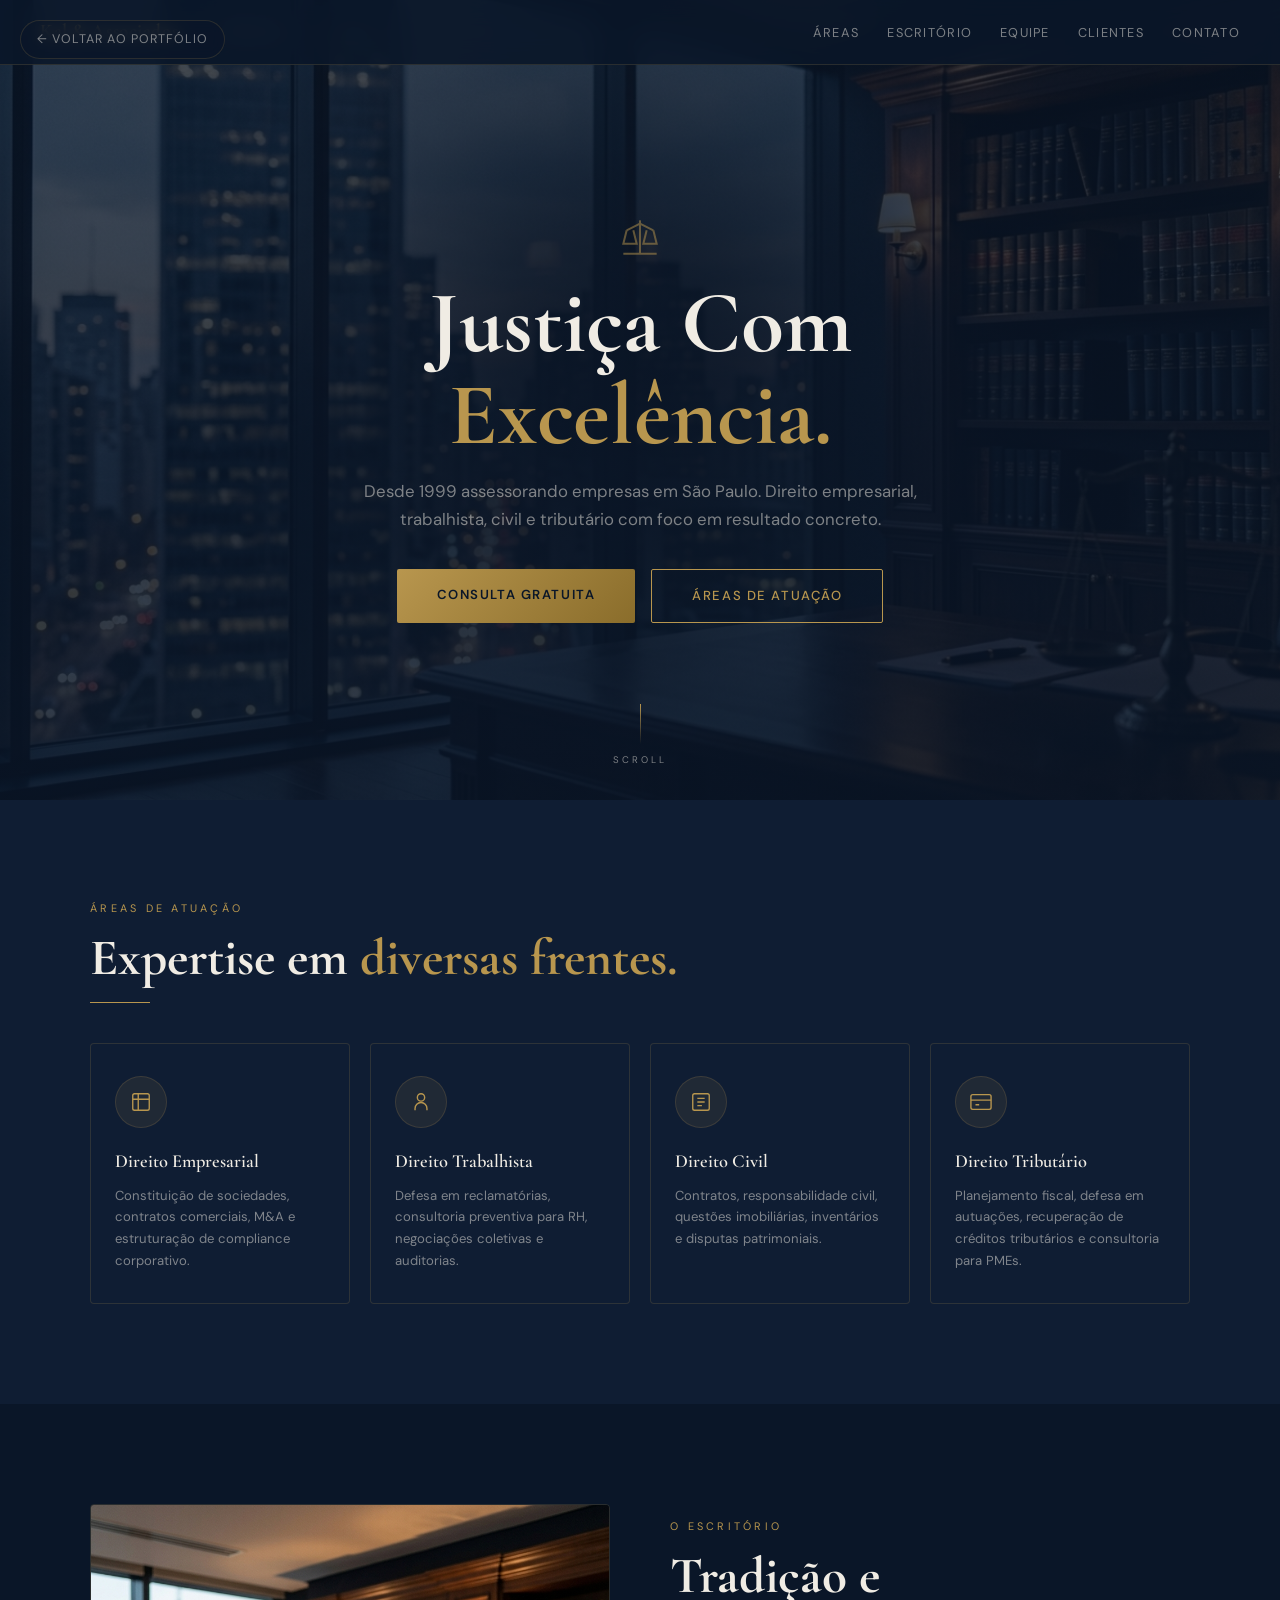
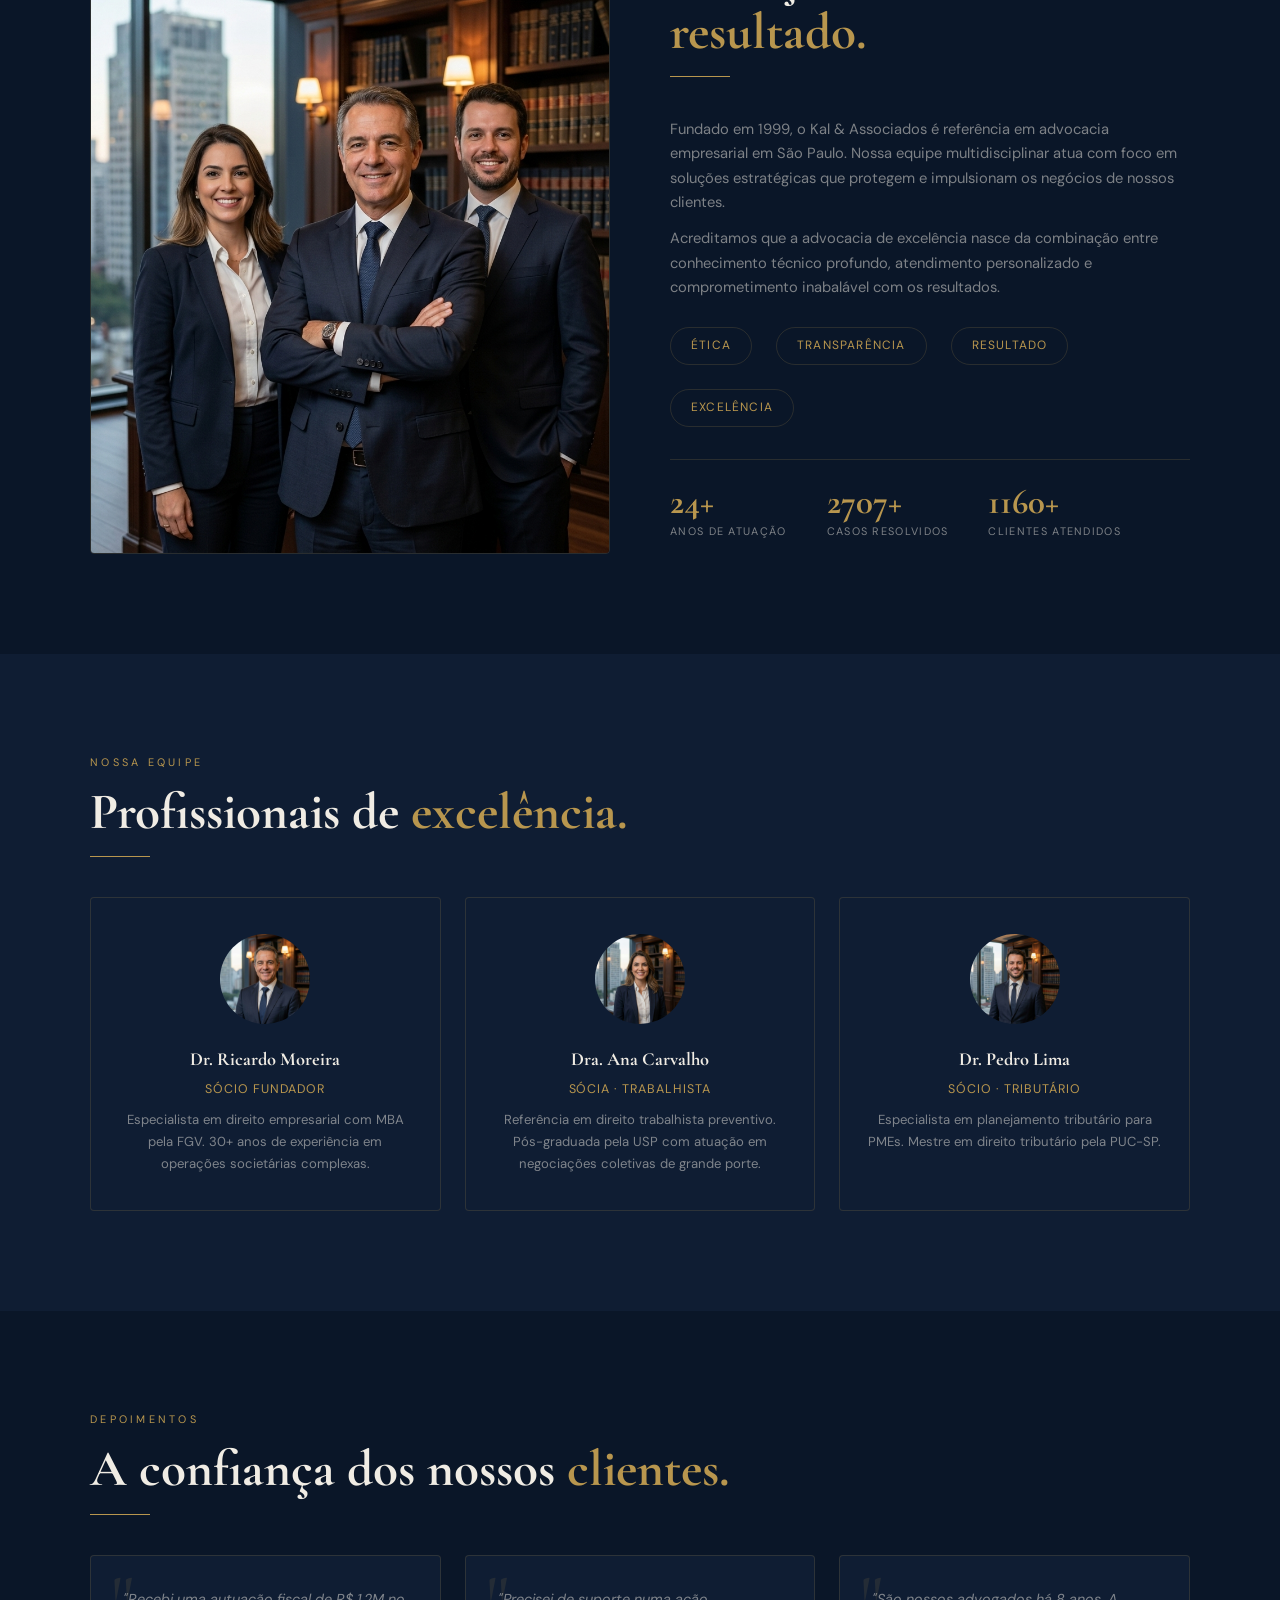
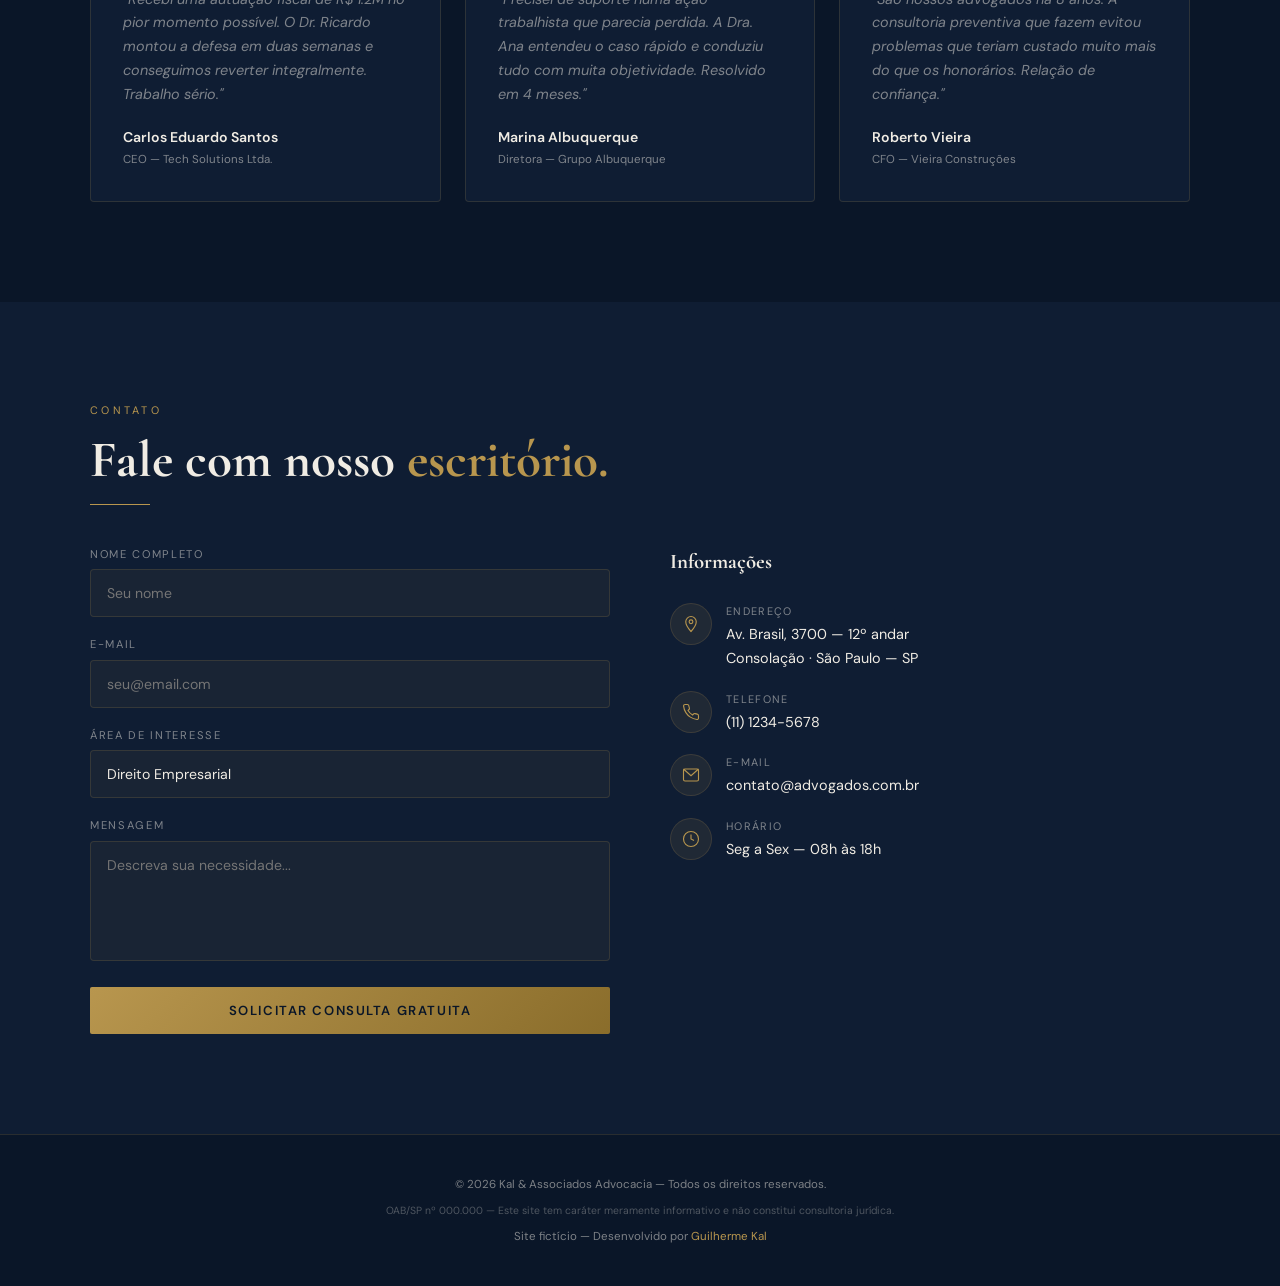
<file: public/projects/advocacia/index.html>
<!DOCTYPE html>
<html lang="pt-br">
<head>
  <meta charset="UTF-8">
  <meta name="viewport" content="width=device-width, initial-scale=1.0">
  <meta name="description" content="Kal & Associados — Advocacia de excelência em direito empresarial, trabalhista e civil.">
  <title>Kal & Associados — Advocacia</title>
  <link rel="icon" href="../../img/favicon-gk.jpeg" type="image/jpeg">
  <link rel="preconnect" href="https://fonts.googleapis.com">
  <link rel="preconnect" href="https://fonts.gstatic.com" crossorigin>
  <link href="https://fonts.googleapis.com/css2?family=Cormorant+Garamond:wght@400;500;600;700&family=DM+Sans:opsz,wght@9..40,300;400;500;600&display=swap" rel="stylesheet">
  <style>
    *, *::before, *::after { box-sizing: border-box; margin: 0; padding: 0; }

    :root {
      --bg: #0a1628;
      --bg-card: #0f1d33;
      --bg-light: #132340;
      --gold: #b8964e;
      --gold-light: #d4b06a;
      --cream: #f0ece4;
      --white: #ffffff;
      --muted: rgba(240, 236, 228, 0.5);
      --border: rgba(184, 150, 78, 0.18);
    }

    html { scroll-behavior: smooth; }
    body {
      background: var(--bg);
      color: var(--cream);
      font-family: 'DM Sans', sans-serif;
      line-height: 1.65;
      overflow-x: hidden;
    }
    h1, h2, h3, h4 { font-family: 'Cormorant Garamond', serif; }
    a { color: var(--gold); text-decoration: none; transition: color 0.3s; }
    a:hover { color: var(--gold-light); }

    .back-link {
      position: fixed; top: 20px; left: 20px; z-index: 100;
      font-size: 0.78rem; letter-spacing: 0.08em; text-transform: uppercase; color: var(--muted);
      backdrop-filter: blur(8px); background: rgba(10,22,40,0.7); padding: 8px 16px;
      border-radius: 20px; border: 1px solid var(--border); transition: all 0.3s;
    }
    .back-link:hover { color: var(--gold); border-color: var(--gold); }

    /* Nav */
    nav {
      position: fixed; top: 0; width: 100%; z-index: 90;
      display: flex; justify-content: space-between; align-items: center;
      padding: 16px 40px; background: rgba(10,22,40,0.88);
      backdrop-filter: blur(12px); border-bottom: 1px solid var(--border);
    }
    .nav-logo { font-family: 'Cormorant Garamond', serif; font-weight: 700; font-size: 1.2rem; color: var(--gold); letter-spacing: 0.03em; }
    .nav-links { display: flex; gap: 28px; list-style: none; }
    .nav-links a { color: var(--muted); font-size: 0.8rem; letter-spacing: 0.1em; text-transform: uppercase; }
    .nav-links a:hover { color: var(--gold); }
    .hamburger { display: none; background: none; border: none; cursor: pointer; }
    .hamburger span { display: block; width: 22px; height: 2px; background: var(--gold); margin: 5px 0; transition: 0.3s; }

    /* Buttons */
    .btn-gold {
      display: inline-block; padding: 15px 40px;
      background: linear-gradient(135deg, var(--gold), #8a6d2b); color: var(--bg);
      font-family: 'DM Sans', sans-serif; font-weight: 600; font-size: 0.82rem;
      letter-spacing: 0.12em; text-transform: uppercase; border: none;
      border-radius: 2px; cursor: pointer; transition: all 0.3s;
    }
    .btn-gold:hover { transform: translateY(-2px); box-shadow: 0 8px 30px rgba(184,150,78,0.25); color: var(--bg); }
    .btn-outline {
      display: inline-block; padding: 15px 40px; background: transparent;
      color: var(--gold); font-family: 'DM Sans', sans-serif; font-weight: 500;
      font-size: 0.82rem; letter-spacing: 0.12em; text-transform: uppercase;
      border: 1px solid var(--gold); border-radius: 2px; cursor: pointer; transition: all 0.3s;
    }
    .btn-outline:hover { background: var(--gold); color: var(--bg); }

    /* Hero */
    .hero {
      height: 100vh; max-height: 800px; display: flex; flex-direction: column;
      align-items: center; justify-content: center; text-align: center;
      padding: 100px 24px 60px; position: relative; overflow: hidden;
    }
    .hero-bg {
      position: absolute; inset: 0; z-index: 0;
    }
    .hero-bg img {
      width: 100%; height: 100%; object-fit: cover;
    }
    .hero::before {
      content: ''; position: absolute; inset: 0; z-index: 1;
      background: linear-gradient(to bottom, rgba(10,22,40,0.75) 0%, rgba(10,22,40,0.85) 100%);
    }
    .hero-icon { margin-bottom: 20px; opacity: 0.5; color: var(--gold); display: flex; align-items: center; justify-content: center; position: relative; z-index: 2; }
    .hero h1 {
      font-size: clamp(2.8rem, 7vw, 5.5rem); font-weight: 700;
      line-height: 1.05; margin-bottom: 16px; position: relative; z-index: 2;
    }
    .hero h1 span { color: var(--gold); }
    .hero-sub {
      font-size: clamp(0.88rem, 1.8vw, 1.05rem); color: var(--muted);
      max-width: 560px; margin-bottom: 36px; position: relative; z-index: 2;
    }
    .hero-buttons { display: flex; gap: 16px; flex-wrap: wrap; justify-content: center; position: relative; z-index: 2; }
    .hero-scroll {
      position: absolute; bottom: 32px; z-index: 2;
      display: flex; flex-direction: column; align-items: center; gap: 8px;
    }
    .hero-scroll span { font-size: 0.6rem; letter-spacing: 0.3em; text-transform: uppercase; color: var(--muted); }
    .scroll-line {
      width: 1px; height: 40px; background: linear-gradient(to bottom, var(--gold), transparent);
      animation: scrollPulse 2s ease-in-out infinite;
    }
    @keyframes scrollPulse { 0%,100%{opacity:1;transform:scaleY(1)} 50%{opacity:0.4;transform:scaleY(0.6)} }

    /* Sections */
    section { padding: 100px 24px; }
    .container { max-width: 1100px; margin: 0 auto; }
    .section-label { font-family: 'DM Sans', sans-serif; font-size: 0.68rem; letter-spacing: 0.3em; text-transform: uppercase; color: var(--gold); margin-bottom: 12px; }
    .section-title { font-size: clamp(2rem, 5vw, 3.2rem); font-weight: 700; margin-bottom: 16px; line-height: 1.1; }
    .section-divider { width: 60px; height: 1px; background: var(--gold); margin-bottom: 40px; }

    /* Áreas de Atuação */
    .areas-grid { display: grid; grid-template-columns: repeat(auto-fit, minmax(230px, 1fr)); gap: 20px; }
    .area-card {
      background: var(--bg-card); border: 1px solid var(--border); border-radius: 4px;
      padding: 32px 24px; transition: all 0.35s; position: relative; overflow: hidden;
    }
    .area-card::before {
      content: ''; position: absolute; bottom: 0; left: 0; right: 0; height: 2px;
      background: linear-gradient(90deg, var(--gold), var(--gold-light));
      transform: scaleX(0); transition: transform 0.35s;
    }
    .area-card:hover::before { transform: scaleX(1); }
    .area-card:hover { border-color: rgba(184,150,78,0.35); transform: translateY(-4px); }
    .area-icon {
      width: 52px; height: 52px; border-radius: 50%; background: rgba(184,150,78,0.1);
      border: 1px solid var(--border); display: flex; align-items: center; justify-content: center;
      margin-bottom: 18px; color: var(--gold);
    }
    .area-card h3 { font-size: 1.15rem; margin-bottom: 8px; font-weight: 600; }
    .area-card p { font-size: 0.82rem; color: var(--muted); }

    /* Sobre */
    .sobre-grid { display: grid; grid-template-columns: 1fr 1fr; gap: 60px; align-items: center; }
    .sobre-image {
      aspect-ratio: 4/5; border: 1px solid var(--border); border-radius: 4px;
      overflow: hidden;
    }
    .sobre-image img {
      width: 100%; height: 100%; object-fit: cover;
    }
    .sobre-text p { color: var(--muted); margin-bottom: 14px; font-size: 0.92rem; }
    .sobre-values { display: flex; gap: 24px; margin-top: 28px; flex-wrap: wrap; }
    .value-tag {
      padding: 8px 20px; border: 1px solid var(--border); border-radius: 20px;
      font-size: 0.75rem; letter-spacing: 0.1em; text-transform: uppercase; color: var(--gold);
    }
    .sobre-stats { display: flex; gap: 40px; margin-top: 32px; padding-top: 24px; border-top: 1px solid var(--border); }
    .stat-num { font-family: 'Cormorant Garamond', serif; font-size: 2.2rem; font-weight: 700; color: var(--gold); line-height: 1; }
    .stat-text { font-size: 0.68rem; letter-spacing: 0.12em; text-transform: uppercase; color: var(--muted); margin-top: 4px; }

    /* Equipe */
    .equipe-grid { display: grid; grid-template-columns: repeat(auto-fit, minmax(260px, 1fr)); gap: 24px; }
    .equipe-card {
      background: var(--bg-card); border: 1px solid var(--border); border-radius: 4px;
      padding: 36px 24px; text-align: center; transition: all 0.35s;
    }
    .equipe-card:hover { border-color: rgba(184,150,78,0.4); transform: translateY(-4px); }
    .equipe-avatar {
      width: 90px; height: 90px; border-radius: 50%; margin: 0 auto 20px;
      display: flex; align-items: center; justify-content: center;
      font-family: 'Cormorant Garamond', serif; font-size: 1.6rem; font-weight: 700; color: var(--bg);
    }
    .equipe-card h3 { font-size: 1.15rem; margin-bottom: 4px; }
    .equipe-role { font-size: 0.78rem; color: var(--gold); letter-spacing: 0.08em; text-transform: uppercase; margin-bottom: 10px; }
    .equipe-desc { font-size: 0.82rem; color: var(--muted); }

    /* Depoimentos */
    .depo-grid { display: grid; grid-template-columns: repeat(auto-fit, minmax(300px, 1fr)); gap: 24px; }
    .depo-card { background: var(--bg-card); border: 1px solid var(--border); border-radius: 4px; padding: 32px; position: relative; }
    .depo-card::before {
      content: '"'; font-family: 'Cormorant Garamond', serif; font-size: 5rem;
      color: var(--gold); opacity: 0.12; position: absolute; top: 8px; left: 20px; line-height: 1;
    }
    .depo-stars { color: var(--gold); font-size: 0.85rem; margin-bottom: 12px; }
    .depo-text { font-size: 0.9rem; color: var(--muted); font-style: italic; margin-bottom: 20px; position: relative; }
    .depo-author { font-weight: 600; font-size: 0.88rem; }
    .depo-role { font-size: 0.72rem; color: var(--muted); }

    /* Contato */
    .contato-grid { display: grid; grid-template-columns: 1fr 1fr; gap: 60px; }
    .form-group { margin-bottom: 18px; }
    .form-label { display: block; font-size: 0.7rem; letter-spacing: 0.15em; text-transform: uppercase; color: var(--muted); margin-bottom: 6px; }
    .form-input, .form-select, .form-textarea {
      width: 100%; padding: 14px 16px; background: rgba(184,150,78,0.06);
      border: 1px solid var(--border); border-radius: 4px; color: var(--cream);
      font-family: 'DM Sans', sans-serif; font-size: 0.88rem; outline: none;
      transition: border-color 0.3s;
    }
    .form-input:focus, .form-select:focus, .form-textarea:focus { border-color: var(--gold); }
    .form-select { appearance: none; cursor: pointer; }
    .form-textarea { resize: none; min-height: 120px; }
    .contato-info-side h3 { font-size: 1.3rem; margin-bottom: 24px; }
    .contato-item { display: flex; align-items: flex-start; gap: 14px; margin-bottom: 20px; }
    .contato-icon {
      width: 42px; height: 42px; border-radius: 50%; background: rgba(184,150,78,0.1);
      border: 1px solid var(--border); display: flex; align-items: center; justify-content: center;
      flex-shrink: 0; color: var(--gold);
    }
    .contato-label-sm { font-size: 0.68rem; letter-spacing: 0.12em; text-transform: uppercase; color: var(--muted); margin-bottom: 2px; }
    .contato-value { font-size: 0.9rem; }

    /* Footer */
    footer {
      text-align: center; padding: 40px 24px;
      border-top: 1px solid var(--border); font-size: 0.72rem; color: var(--muted);
    }
    footer a { color: var(--gold); }
    .oab-notice { font-size: 0.65rem; margin-top: 8px; opacity: 0.6; }

    /* Reveal */
    .reveal { opacity: 0; transform: translateY(28px); transition: opacity 0.7s ease, transform 0.7s ease; }
    .reveal.visible { opacity: 1; transform: none; }

    /* Mobile */
    @media (max-width: 768px) {
      nav { padding: 14px 20px; }
      .nav-links { display: none; }
      .hamburger { display: block; }
      .hamburger.active span:nth-child(1) { transform: rotate(45deg) translate(5px,5px); }
      .hamburger.active span:nth-child(2) { opacity: 0; }
      .hamburger.active span:nth-child(3) { transform: rotate(-45deg) translate(5px,-5px); }
      .nav-links.open {
        display: flex; flex-direction: column; position: absolute;
        top: 100%; left: 0; right: 0; background: rgba(10,22,40,0.95);
        backdrop-filter: blur(12px); padding: 24px; gap: 16px;
        border-bottom: 1px solid var(--border);
      }
      .sobre-grid, .contato-grid { grid-template-columns: 1fr; gap: 32px; }
      .sobre-stats { gap: 24px; }
      .back-link { top: auto; bottom: 20px; left: 20px; }
    }
  </style>
</head>
<body>

  <a href="../../index.html#portfolio" class="back-link">← Voltar ao portfólio</a>

  <nav>
    <span class="nav-logo">Kal & Associados</span>
    <ul class="nav-links" id="navLinks">
      <li><a href="#areas">Áreas</a></li>
      <li><a href="#sobre">Escritório</a></li>
      <li><a href="#equipe">Equipe</a></li>
      <li><a href="#depoimentos">Clientes</a></li>
      <li><a href="#contato">Contato</a></li>
    </ul>
    <button class="hamburger" id="hamburger" aria-label="Menu"><span></span><span></span><span></span></button>
  </nav>

  <!-- Hero -->
  <section class="hero">
    <div class="hero-bg"><img src="../../img/adv/background-home.jpeg" alt="" loading="eager"></div>
    <div class="hero-icon"><svg width="40" height="40" viewBox="0 0 24 24" fill="none" stroke="currentColor" stroke-width="1.2"><line x1="12" y1="2" x2="12" y2="22"/><path d="M4 8l8-4 8 4"/><path d="M4 8l-2 8h8L8 8"/><path d="M16 8l-2 8h8l-2-8"/><line x1="2" y1="22" x2="22" y2="22"/></svg></div>
    <h1 class="reveal">Justiça Com<br><span>Excelência.</span></h1>
    <p class="hero-sub reveal">Desde 1999 assessorando empresas em São Paulo. Direito empresarial, trabalhista, civil e tributário com foco em resultado concreto.</p>
    <div class="hero-buttons reveal">
      <a href="#contato" class="btn-gold">Consulta Gratuita</a>
      <a href="#areas" class="btn-outline">Áreas de Atuação</a>
    </div>
    <div class="hero-scroll"><div class="scroll-line"></div><span>Scroll</span></div>
  </section>

  <!-- Áreas de Atuação -->
  <section id="areas" style="background: var(--bg-card);">
    <div class="container">
      <p class="section-label reveal">Áreas de atuação</p>
      <h2 class="section-title reveal">Expertise em <span style="color: var(--gold);">diversas frentes.</span></h2>
      <div class="section-divider reveal"></div>
      <div class="areas-grid">
        <div class="area-card reveal">
          <div class="area-icon"><svg width="22" height="22" viewBox="0 0 24 24" fill="none" stroke="currentColor" stroke-width="1.5"><rect x="3" y="3" width="18" height="18" rx="2"/><line x1="9" y1="3" x2="9" y2="21"/><line x1="3" y1="9" x2="21" y2="9"/></svg></div>
          <h3>Direito Empresarial</h3>
          <p>Constituição de sociedades, contratos comerciais, M&A e estruturação de compliance corporativo.</p>
        </div>
        <div class="area-card reveal">
          <div class="area-icon"><svg width="22" height="22" viewBox="0 0 24 24" fill="none" stroke="currentColor" stroke-width="1.5"><circle cx="12" cy="7" r="4"/><path d="M5.5 21v-2a6.5 6.5 0 0 1 13 0v2"/></svg></div>
          <h3>Direito Trabalhista</h3>
          <p>Defesa em reclamatórias, consultoria preventiva para RH, negociações coletivas e auditorias.</p>
        </div>
        <div class="area-card reveal">
          <div class="area-icon"><svg width="22" height="22" viewBox="0 0 24 24" fill="none" stroke="currentColor" stroke-width="1.5"><rect x="3" y="3" width="18" height="18" rx="2"/><line x1="8" y1="8" x2="16" y2="8"/><line x1="8" y1="12" x2="16" y2="12"/><line x1="8" y1="16" x2="13" y2="16"/></svg></div>
          <h3>Direito Civil</h3>
          <p>Contratos, responsabilidade civil, questões imobiliárias, inventários e disputas patrimoniais.</p>
        </div>
        <div class="area-card reveal">
          <div class="area-icon"><svg width="22" height="22" viewBox="0 0 24 24" fill="none" stroke="currentColor" stroke-width="1.5"><rect x="1" y="4" width="22" height="16" rx="2"/><line x1="1" y1="10" x2="23" y2="10"/><line x1="6" y1="15" x2="10" y2="15"/></svg></div>
          <h3>Direito Tributário</h3>
          <p>Planejamento fiscal, defesa em autuações, recuperação de créditos tributários e consultoria para PMEs.</p>
        </div>
      </div>
    </div>
  </section>

  <!-- Sobre -->
  <section id="sobre">
    <div class="container">
      <div class="sobre-grid">
        <div class="sobre-image reveal"><img src="../../img/adv/equipe_advogados.jpeg" alt="Equipe Kal & Associados" loading="lazy"></div>
        <div>
          <p class="section-label reveal">O escritório</p>
          <h2 class="section-title reveal">Tradição e<br><span style="color: var(--gold);">resultado.</span></h2>
          <div class="section-divider reveal"></div>
          <p class="reveal" style="color: var(--muted); font-size: 0.92rem;">Fundado em 1999, o Kal & Associados é referência em advocacia empresarial em São Paulo. Nossa equipe multidisciplinar atua com foco em soluções estratégicas que protegem e impulsionam os negócios de nossos clientes.</p>
          <p class="reveal" style="color: var(--muted); font-size: 0.92rem; margin-top: 12px;">Acreditamos que a advocacia de excelência nasce da combinação entre conhecimento técnico profundo, atendimento personalizado e comprometimento inabalável com os resultados.</p>
          <div class="sobre-values reveal">
            <span class="value-tag">Ética</span>
            <span class="value-tag">Transparência</span>
            <span class="value-tag">Resultado</span>
            <span class="value-tag">Excelência</span>
          </div>
          <div class="sobre-stats reveal">
            <div><div class="stat-num" data-target="25">0</div><div class="stat-text">Anos de atuação</div></div>
            <div><div class="stat-num" data-target="2800">0</div><div class="stat-text">Casos resolvidos</div></div>
            <div><div class="stat-num" data-target="1200">0</div><div class="stat-text">Clientes atendidos</div></div>
          </div>
        </div>
      </div>
    </div>
  </section>

  <!-- Equipe -->
  <section id="equipe" style="background: var(--bg-card);">
    <div class="container">
      <p class="section-label reveal">Nossa equipe</p>
      <h2 class="section-title reveal">Profissionais de <span style="color: var(--gold);">excelência.</span></h2>
      <div class="section-divider reveal"></div>
      <div class="equipe-grid">
        <div class="equipe-card reveal">
          <img src="../../img/adv/adv-perfil-1.jpeg" alt="Dr. Ricardo Moreira" style="width: 90px; height: 90px; border-radius: 50%; margin: 0 auto 20px; display: block; object-fit: cover;">
          <h3>Dr. Ricardo Moreira</h3>
          <div class="equipe-role">Sócio Fundador</div>
          <p class="equipe-desc">Especialista em direito empresarial com MBA pela FGV. 30+ anos de experiência em operações societárias complexas.</p>
        </div>
        <div class="equipe-card reveal">
          <img src="../../img/adv/adv-perfil-mulher.jpeg" alt="Dra. Ana Carvalho" style="width: 90px; height: 90px; border-radius: 50%; margin: 0 auto 20px; display: block; object-fit: cover;">
          <h3>Dra. Ana Carvalho</h3>
          <div class="equipe-role">Sócia · Trabalhista</div>
          <p class="equipe-desc">Referência em direito trabalhista preventivo. Pós-graduada pela USP com atuação em negociações coletivas de grande porte.</p>
        </div>
        <div class="equipe-card reveal">
          <img src="../../img/adv/adv-perfil-2.jpeg" alt="Dr. Pedro Lima" style="width: 90px; height: 90px; border-radius: 50%; margin: 0 auto 20px; display: block; object-fit: cover;">
          <h3>Dr. Pedro Lima</h3>
          <div class="equipe-role">Sócio · Tributário</div>
          <p class="equipe-desc">Especialista em planejamento tributário para PMEs. Mestre em direito tributário pela PUC-SP.</p>
        </div>
      </div>
    </div>
  </section>

  <!-- Depoimentos -->
  <section id="depoimentos">
    <div class="container">
      <p class="section-label reveal">Depoimentos</p>
      <h2 class="section-title reveal">A confiança dos nossos <span style="color: var(--gold);">clientes.</span></h2>
      <div class="section-divider reveal"></div>
      <div class="depo-grid">
        <div class="depo-card reveal">
          <p class="depo-text">"Recebi uma autuação fiscal de R$ 1.2M no pior momento possível. O Dr. Ricardo montou a defesa em duas semanas e conseguimos reverter integralmente. Trabalho sério."</p>
          <div class="depo-author">Carlos Eduardo Santos</div>
          <div class="depo-role">CEO — Tech Solutions Ltda.</div>
        </div>
        <div class="depo-card reveal">
          <p class="depo-text">"Precisei de suporte numa ação trabalhista que parecia perdida. A Dra. Ana entendeu o caso rápido e conduziu tudo com muita objetividade. Resolvido em 4 meses."</p>
          <div class="depo-author">Marina Albuquerque</div>
          <div class="depo-role">Diretora — Grupo Albuquerque</div>
        </div>
        <div class="depo-card reveal">
          <p class="depo-text">"São nossos advogados há 8 anos. A consultoria preventiva que fazem evitou problemas que teriam custado muito mais do que os honorários. Relação de confiança."</p>
          <div class="depo-author">Roberto Vieira</div>
          <div class="depo-role">CFO — Vieira Construções</div>
        </div>
      </div>
    </div>
  </section>

  <!-- Contato -->
  <section id="contato" style="background: var(--bg-card);">
    <div class="container">
      <p class="section-label reveal">Contato</p>
      <h2 class="section-title reveal">Fale com nosso <span style="color: var(--gold);">escritório.</span></h2>
      <div class="section-divider reveal"></div>
      <div class="contato-grid">
        <div class="reveal">
          <form onsubmit="return false;">
            <div class="form-group">
              <label class="form-label">Nome completo</label>
              <input type="text" class="form-input" placeholder="Seu nome">
            </div>
            <div class="form-group">
              <label class="form-label">E-mail</label>
              <input type="email" class="form-input" placeholder="seu@email.com">
            </div>
            <div class="form-group">
              <label class="form-label">Área de interesse</label>
              <select class="form-select">
                <option>Direito Empresarial</option>
                <option>Direito Trabalhista</option>
                <option>Direito Civil</option>
                <option>Direito Tributário</option>
                <option>Outro</option>
              </select>
            </div>
            <div class="form-group">
              <label class="form-label">Mensagem</label>
              <textarea class="form-textarea" placeholder="Descreva sua necessidade..."></textarea>
            </div>
            <button type="submit" class="btn-gold" style="width: 100%; text-align: center;">Solicitar Consulta Gratuita</button>
          </form>
        </div>
        <div class="contato-info-side">
          <h3 class="reveal">Informações</h3>
          <div class="contato-item reveal">
            <div class="contato-icon"><svg width="18" height="18" viewBox="0 0 24 24" fill="none" stroke="currentColor" stroke-width="1.5"><path d="M12 2C8.13 2 5 5.13 5 9c0 5.25 7 13 7 13s7-7.75 7-13c0-3.87-3.13-7-7-7z"/><circle cx="12" cy="9" r="2.5"/></svg></div>
            <div><div class="contato-label-sm">Endereço</div><div class="contato-value">Av. Brasil, 3700 — 12º andar<br>Consolação · São Paulo — SP</div></div>
          </div>
          <div class="contato-item reveal">
            <div class="contato-icon"><svg width="18" height="18" viewBox="0 0 24 24" fill="none" stroke="currentColor" stroke-width="1.5"><path d="M22 16.92v3a2 2 0 0 1-2.18 2 19.79 19.79 0 0 1-8.63-3.07 19.5 19.5 0 0 1-6-6 19.79 19.79 0 0 1-3.07-8.67A2 2 0 0 1 4.11 2h3a2 2 0 0 1 2 1.72c.127.96.361 1.903.7 2.81a2 2 0 0 1-.45 2.11L8.09 9.91a16 16 0 0 0 6 6l1.27-1.27a2 2 0 0 1 2.11-.45c.907.339 1.85.573 2.81.7A2 2 0 0 1 22 16.92z"/></svg></div>
            <div><div class="contato-label-sm">Telefone</div><div class="contato-value">(11) 1234-5678</div></div>
          </div>
          <div class="contato-item reveal">
            <div class="contato-icon"><svg width="18" height="18" viewBox="0 0 24 24" fill="none" stroke="currentColor" stroke-width="1.5"><rect x="2" y="4" width="20" height="16" rx="2"/><path d="M22 4L12 13 2 4"/></svg></div>
            <div><div class="contato-label-sm">E-mail</div><div class="contato-value">contato@advogados.com.br</div></div>
          </div>
          <div class="contato-item reveal">
            <div class="contato-icon"><svg width="18" height="18" viewBox="0 0 24 24" fill="none" stroke="currentColor" stroke-width="1.5"><circle cx="12" cy="12" r="10"/><polyline points="12 6 12 12 16 14"/></svg></div>
            <div><div class="contato-label-sm">Horário</div><div class="contato-value">Seg a Sex — 08h às 18h</div></div>
          </div>
        </div>
      </div>
    </div>
  </section>

  <footer>
    <p>© 2026 Kal & Associados Advocacia — Todos os direitos reservados.</p>
    <p class="oab-notice">OAB/SP nº 000.000 — Este site tem caráter meramente informativo e não constitui consultoria jurídica.</p>
    <p style="margin-top: 8px;">Site fictício — Desenvolvido por <a href="../../index.html">Guilherme Kal</a></p>
  </footer>

  <script>
    // Hamburger
    const hamburger = document.getElementById('hamburger');
    const navLinks = document.getElementById('navLinks');
    hamburger.addEventListener('click', () => { hamburger.classList.toggle('active'); navLinks.classList.toggle('open'); });
    navLinks.querySelectorAll('a').forEach(l => l.addEventListener('click', () => { hamburger.classList.remove('active'); navLinks.classList.remove('open'); }));

    // Reveal
    const obs = new IntersectionObserver((entries) => {
      entries.forEach(e => { if (e.isIntersecting) { e.target.classList.add('visible'); obs.unobserve(e.target); } });
    }, { threshold: 0.12 });
    document.querySelectorAll('.reveal').forEach(el => obs.observe(el));

    // Animated counters
    const counterObs = new IntersectionObserver((entries) => {
      entries.forEach(e => {
        if (!e.isIntersecting) return;
        const el = e.target;
        const target = parseInt(el.dataset.target);
        const duration = 1500;
        const start = performance.now();
        function frame(now) {
          const p = Math.min((now - start) / duration, 1);
          const ease = 1 - Math.pow(1 - p, 4);
          el.textContent = Math.round(ease * target) + '+';
          if (p < 1) requestAnimationFrame(frame);
        }
        requestAnimationFrame(frame);
        counterObs.unobserve(el);
      });
    }, { threshold: 0.5 });
    document.querySelectorAll('[data-target]').forEach(el => counterObs.observe(el));
  </script>
</body>
</html>
</file>
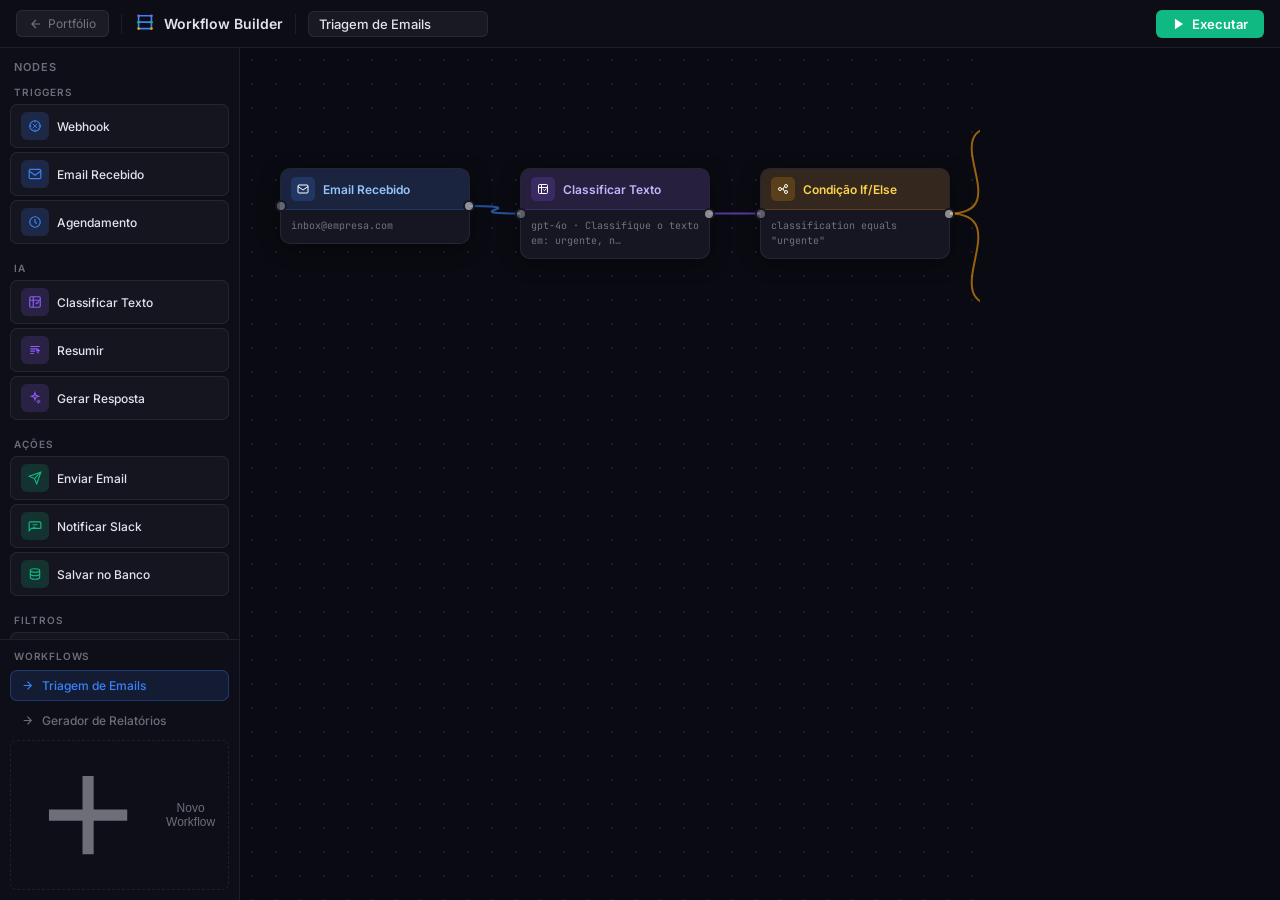
<file: public/projects/ai-tool/index.html>
<!DOCTYPE html>
<html lang="pt-br">
<head>
  <meta charset="UTF-8">
  <meta name="viewport" content="width=device-width, initial-scale=1.0">
  <title>Workflow Builder</title>
  <link rel="icon" href="../../img/favicon-gk.jpeg" type="image/jpeg">
  <link rel="preconnect" href="https://fonts.googleapis.com">
  <link rel="preconnect" href="https://fonts.gstatic.com" crossorigin>
  <link href="https://fonts.googleapis.com/css2?family=Inter:wght@300;400;500;600;700&family=JetBrains+Mono:wght@400;500&display=swap" rel="stylesheet">
  <style>
    *, *::before, *::after { box-sizing: border-box; margin: 0; padding: 0; }

    :root {
      --bg: #0a0a12;
      --bg-sidebar: #0e0e18;
      --bg-node: #161622;
      --bg-panel: #0e0e18;
      --text: #e2e2f0;
      --muted: rgba(226,226,240,0.45);
      --border: rgba(255,255,255,0.07);
      --border-hover: rgba(255,255,255,0.14);
      --blue: #3B82F6;
      --purple: #8B5CF6;
      --green: #10B981;
      --yellow: #F59E0B;
      --red: #EF4444;
      --topbar-h: 48px;
      --sidebar-w: 240px;
      --panel-w: 300px;
      --log-h: 220px;
    }

    html, body { height: 100%; overflow: hidden; }

    body {
      background: var(--bg);
      color: var(--text);
      font-family: 'Inter', sans-serif;
      font-size: 13px;
    }

    /* ─── TOPBAR ─────────────────────────────────────────── */
    #topbar {
      position: fixed; top: 0; left: 0; right: 0;
      height: var(--topbar-h);
      background: rgba(14,14,24,0.95);
      border-bottom: 1px solid var(--border);
      display: flex; align-items: center; gap: 12px;
      padding: 0 16px;
      z-index: 100;
      backdrop-filter: blur(8px);
    }
    #btn-back {
      display: flex; align-items: center; gap: 5px;
      background: rgba(255,255,255,0.06);
      border: 1px solid var(--border);
      border-radius: 6px;
      color: var(--muted);
      font-family: 'Inter', sans-serif;
      font-size: 12px;
      padding: 5px 12px;
      cursor: pointer;
      text-decoration: none;
      transition: all 0.2s;
      flex-shrink: 0;
    }
    #btn-back:hover {
      background: rgba(255,255,255,0.1);
      color: var(--text);
      border-color: var(--border-hover);
    }
    #btn-back svg { width: 14px; height: 14px; }
    #topbar .logo {
      display: flex; align-items: center; gap: 8px;
      flex-shrink: 0;
    }
    #topbar .logo svg { width: 22px; height: 22px; }
    #topbar .logo-title {
      font-weight: 600; font-size: 14px;
      color: var(--text);
      white-space: nowrap;
    }
    #topbar .sep {
      width: 1px; height: 20px;
      background: var(--border);
      flex-shrink: 0;
    }
    #workflow-name-input {
      background: rgba(255,255,255,0.05);
      border: 1px solid var(--border);
      border-radius: 6px;
      color: var(--text);
      font-family: 'Inter', sans-serif;
      font-size: 13px;
      font-weight: 500;
      padding: 4px 10px;
      width: 180px;
      transition: border-color 0.2s;
      outline: none;
    }
    #workflow-name-input:focus {
      border-color: var(--blue);
    }
    #topbar .spacer { flex: 1; }
    #btn-execute {
      background: var(--green);
      color: #fff;
      border: none;
      border-radius: 6px;
      padding: 6px 16px;
      font-family: 'Inter', sans-serif;
      font-size: 13px;
      font-weight: 600;
      cursor: pointer;
      transition: background 0.2s, transform 0.1s;
      display: flex; align-items: center; gap: 6px;
      flex-shrink: 0;
    }
    #btn-execute:hover { background: #0da372; }
    #btn-execute:active { transform: scale(0.97); }
    #btn-execute.executing {
      background: var(--yellow);
      cursor: default;
    }
    #btn-execute svg { width: 14px; height: 14px; }

    /* ─── LAYOUT ─────────────────────────────────────────── */
    #layout {
      position: fixed;
      top: var(--topbar-h); left: 0; right: 0; bottom: 0;
      display: flex;
      transition: bottom 0.3s ease;
    }
    #layout.log-open { bottom: var(--log-h); }

    /* ─── SIDEBAR ────────────────────────────────────────── */
    #sidebar {
      width: var(--sidebar-w);
      background: var(--bg-sidebar);
      border-right: 1px solid var(--border);
      display: flex; flex-direction: column;
      flex-shrink: 0;
      overflow: hidden;
    }
    #sidebar-header {
      padding: 12px 14px 8px;
      font-size: 11px;
      font-weight: 600;
      text-transform: uppercase;
      letter-spacing: 0.08em;
      color: var(--muted);
    }
    #palette {
      flex: 1;
      overflow-y: auto;
      padding: 0 10px 10px;
    }
    #palette::-webkit-scrollbar { width: 4px; }
    #palette::-webkit-scrollbar-track { background: transparent; }
    #palette::-webkit-scrollbar-thumb { background: rgba(255,255,255,0.1); border-radius: 4px; }

    .palette-group { margin-bottom: 14px; }
    .palette-group-label {
      font-size: 10px;
      font-weight: 600;
      text-transform: uppercase;
      letter-spacing: 0.1em;
      color: var(--muted);
      padding: 4px 4px 6px;
    }
    .palette-node {
      display: flex; align-items: center; gap: 8px;
      padding: 7px 10px;
      border-radius: 7px;
      border: 1px solid var(--border);
      background: rgba(255,255,255,0.03);
      margin-bottom: 4px;
      cursor: grab;
      transition: background 0.15s, border-color 0.15s, transform 0.1s;
      user-select: none;
    }
    .palette-node:hover {
      background: rgba(255,255,255,0.07);
      border-color: var(--border-hover);
    }
    .palette-node:active { cursor: grabbing; transform: scale(0.97); }
    .palette-node-icon {
      width: 28px; height: 28px;
      border-radius: 6px;
      display: flex; align-items: center; justify-content: center;
      flex-shrink: 0;
    }
    .palette-node-icon svg { width: 14px; height: 14px; }
    .palette-node-label {
      font-size: 12px;
      font-weight: 500;
      color: var(--text);
    }

    /* color helpers */
    .color-blue   { background: rgba(59,130,246,0.18); color: var(--blue); }
    .color-purple { background: rgba(139,92,246,0.18); color: var(--purple); }
    .color-green  { background: rgba(16,185,129,0.18); color: var(--green); }
    .color-yellow { background: rgba(245,158,11,0.18); color: var(--yellow); }

    /* tabs */
    #sidebar-tabs {
      border-top: 1px solid var(--border);
      padding: 10px;
      display: flex; flex-direction: column; gap: 4px;
    }
    #sidebar-tabs-label {
      font-size: 10px; font-weight: 600;
      text-transform: uppercase; letter-spacing: 0.08em;
      color: var(--muted);
      padding: 0 4px 4px;
    }
    .workflow-tab {
      display: flex; align-items: center; gap: 8px;
      padding: 7px 10px;
      border-radius: 7px;
      border: 1px solid transparent;
      cursor: pointer;
      font-size: 12px; font-weight: 500;
      color: var(--muted);
      transition: all 0.15s;
      white-space: nowrap; overflow: hidden; text-overflow: ellipsis;
    }
    .workflow-tab:hover {
      background: rgba(255,255,255,0.05);
      color: var(--text);
    }
    .workflow-tab.active {
      background: rgba(59,130,246,0.12);
      border-color: rgba(59,130,246,0.3);
      color: var(--blue);
    }
    .workflow-tab svg { width: 13px; height: 13px; flex-shrink: 0; }
    #btn-new-workflow {
      display: flex; align-items: center; gap: 8px;
      padding: 7px 10px;
      border-radius: 7px;
      border: 1px dashed var(--border);
      cursor: pointer;
      font-size: 12px; font-weight: 500;
      color: var(--muted);
      transition: all 0.15s;
      background: none;
    }
    #btn-new-workflow:hover {
      border-color: var(--blue);
      color: var(--blue);
      background: rgba(59,130,246,0.06);
    }

    /* ─── CANVAS ─────────────────────────────────────────── */
    #canvas-wrap {
      flex: 1;
      position: relative;
      overflow: hidden;
      background: var(--bg);
    }
    #canvas-bg {
      position: absolute; inset: 0;
      background-image: radial-gradient(circle, rgba(255,255,255,0.08) 1px, transparent 1px);
      background-size: 24px 24px;
      pointer-events: none;
    }
    #canvas {
      position: absolute; inset: 0;
      overflow: hidden;
    }
    #svg-overlay {
      position: absolute; inset: 0;
      width: 100%; height: 100%;
      pointer-events: none;
      z-index: 10;
    }
    #svg-overlay path.connection {
      pointer-events: stroke;
      cursor: pointer;
    }

    /* ─── NODE ───────────────────────────────────────────── */
    .node {
      position: absolute;
      width: 190px;
      border-radius: 10px;
      border: 1px solid var(--border);
      background: var(--bg-node);
      box-shadow: 0 4px 20px rgba(0,0,0,0.4);
      cursor: default;
      user-select: none;
      transition: box-shadow 0.2s, border-color 0.2s;
      z-index: 20;
    }
    .node:hover {
      border-color: var(--border-hover);
      box-shadow: 0 6px 28px rgba(0,0,0,0.5);
    }
    .node.selected {
      border-color: rgba(59,130,246,0.6);
      box-shadow: 0 0 0 2px rgba(59,130,246,0.2), 0 6px 28px rgba(0,0,0,0.5);
    }
    .node.executing {
      animation: node-pulse 0.8s ease-in-out infinite alternate;
    }
    .node.completed {
      border-color: rgba(16,185,129,0.5);
      box-shadow: 0 0 0 2px rgba(16,185,129,0.15), 0 6px 28px rgba(0,0,0,0.5);
    }
    @keyframes node-pulse {
      from { box-shadow: 0 0 0 2px rgba(245,158,11,0.3), 0 6px 28px rgba(0,0,0,0.5); }
      to   { box-shadow: 0 0 16px 4px rgba(245,158,11,0.5), 0 6px 28px rgba(0,0,0,0.5); }
    }

    .node-header {
      display: flex; align-items: center; gap: 8px;
      padding: 8px 10px;
      border-radius: 9px 9px 0 0;
      cursor: move;
    }
    .node-header-icon {
      width: 24px; height: 24px;
      border-radius: 5px;
      background: rgba(255,255,255,0.12);
      display: flex; align-items: center; justify-content: center;
      flex-shrink: 0;
    }
    .node-header-icon svg { width: 12px; height: 12px; color: #fff; }
    .node-header-label {
      font-size: 12px; font-weight: 600;
      color: #fff;
      flex: 1;
      overflow: hidden; text-overflow: ellipsis; white-space: nowrap;
    }
    .node-body {
      padding: 8px 10px 10px;
    }
    .node-body-preview {
      font-family: 'JetBrains Mono', monospace;
      font-size: 10px;
      color: var(--muted);
      line-height: 1.5;
      overflow: hidden;
      display: -webkit-box;
      -webkit-line-clamp: 2;
      -webkit-box-orient: vertical;
    }

    /* ports */
    .port {
      position: absolute;
      width: 12px; height: 12px;
      border-radius: 50%;
      border: 2px solid var(--bg-node);
      cursor: crosshair;
      z-index: 30;
      transition: transform 0.15s;
    }
    .port:hover { transform: scale(1.4); }
    .port-in {
      left: -6px;
      top: 50%;
      transform: translateY(-50%);
      background: rgba(255,255,255,0.3);
    }
    .port-in:hover { transform: translateY(-50%) scale(1.4); }
    .port-out {
      right: -6px;
      top: 50%;
      transform: translateY(-50%);
      background: rgba(255,255,255,0.5);
    }
    .port-out:hover { transform: translateY(-50%) scale(1.4); }

    /* node tooltip */
    .node-tooltip {
      position: absolute;
      bottom: calc(100% + 8px);
      left: 50%;
      transform: translateX(-50%);
      background: #1a1a2e;
      border: 1px solid var(--border);
      border-radius: 8px;
      padding: 8px 10px;
      font-family: 'JetBrains Mono', monospace;
      font-size: 10px;
      color: var(--green);
      white-space: pre;
      z-index: 50;
      max-width: 240px;
      overflow: hidden;
      pointer-events: none;
      animation: tooltip-in 0.2s ease;
    }
    @keyframes tooltip-in {
      from { opacity: 0; transform: translateX(-50%) translateY(4px); }
      to   { opacity: 1; transform: translateX(-50%) translateY(0); }
    }

    /* ─── CONFIG PANEL ───────────────────────────────────── */
    #config-panel {
      width: var(--panel-w);
      background: var(--bg-panel);
      border-left: 1px solid var(--border);
      display: flex; flex-direction: column;
      flex-shrink: 0;
      transform: translateX(100%);
      transition: transform 0.25s ease;
    }
    #config-panel.open {
      transform: translateX(0);
    }
    #config-panel-header {
      display: flex; align-items: center; justify-content: space-between;
      padding: 14px 16px 10px;
      border-bottom: 1px solid var(--border);
    }
    #config-panel-title {
      font-size: 13px; font-weight: 600;
    }
    #config-panel-close {
      width: 24px; height: 24px;
      border-radius: 5px;
      border: 1px solid var(--border);
      background: none;
      color: var(--muted);
      cursor: pointer;
      display: flex; align-items: center; justify-content: center;
      transition: all 0.15s;
    }
    #config-panel-close:hover {
      background: rgba(255,255,255,0.07);
      color: var(--text);
    }
    #config-panel-body {
      flex: 1; overflow-y: auto;
      padding: 14px 16px;
    }
    #config-panel-body::-webkit-scrollbar { width: 4px; }
    #config-panel-body::-webkit-scrollbar-thumb { background: rgba(255,255,255,0.1); border-radius: 4px; }

    .config-field { margin-bottom: 14px; }
    .config-field label {
      display: block;
      font-size: 11px; font-weight: 500;
      color: var(--muted);
      margin-bottom: 5px;
      text-transform: uppercase;
      letter-spacing: 0.06em;
    }
    .config-field input,
    .config-field textarea,
    .config-field select {
      width: 100%;
      background: rgba(255,255,255,0.05);
      border: 1px solid var(--border);
      border-radius: 6px;
      color: var(--text);
      font-family: 'Inter', sans-serif;
      font-size: 12px;
      padding: 7px 10px;
      transition: border-color 0.2s;
      outline: none;
      resize: none;
    }
    .config-field input:focus,
    .config-field textarea:focus,
    .config-field select:focus {
      border-color: var(--blue);
    }
    .config-field textarea { min-height: 72px; }
    .config-field select option { background: #161622; }

    #config-panel-footer {
      padding: 12px 16px;
      border-top: 1px solid var(--border);
    }
    #btn-delete-node {
      width: 100%;
      background: rgba(239,68,68,0.1);
      border: 1px solid rgba(239,68,68,0.3);
      border-radius: 6px;
      color: var(--red);
      font-family: 'Inter', sans-serif;
      font-size: 12px; font-weight: 500;
      padding: 7px;
      cursor: pointer;
      transition: all 0.15s;
      display: flex; align-items: center; justify-content: center; gap: 6px;
    }
    #btn-delete-node:hover {
      background: rgba(239,68,68,0.2);
      border-color: rgba(239,68,68,0.5);
    }
    #btn-delete-node svg { width: 13px; height: 13px; }

    /* ─── EXECUTION LOG ──────────────────────────────────── */
    #log-panel {
      position: fixed;
      left: 0; right: 0;
      bottom: calc(-1 * var(--log-h));
      height: var(--log-h);
      background: var(--bg-sidebar);
      border-top: 1px solid var(--border);
      display: flex; flex-direction: column;
      transition: bottom 0.3s ease;
      z-index: 90;
    }
    #log-panel.open { bottom: 0; }
    #log-header {
      display: flex; align-items: center; justify-content: space-between;
      padding: 8px 16px;
      border-bottom: 1px solid var(--border);
      flex-shrink: 0;
    }
    #log-title {
      font-size: 11px; font-weight: 600;
      text-transform: uppercase; letter-spacing: 0.08em;
      color: var(--muted);
      display: flex; align-items: center; gap: 6px;
    }
    #log-title .dot {
      width: 6px; height: 6px; border-radius: 50%;
      background: var(--green);
      animation: blink 1s infinite;
    }
    @keyframes blink {
      0%, 100% { opacity: 1; }
      50% { opacity: 0.3; }
    }
    #log-close {
      background: none; border: none; color: var(--muted);
      cursor: pointer; font-size: 16px; line-height: 1;
      padding: 2px 6px;
      border-radius: 4px;
      transition: color 0.15s;
    }
    #log-close:hover { color: var(--text); }
    #log-entries {
      flex: 1; overflow-y: auto;
      padding: 8px 16px;
    }
    #log-entries::-webkit-scrollbar { width: 4px; }
    #log-entries::-webkit-scrollbar-thumb { background: rgba(255,255,255,0.1); border-radius: 4px; }

    .log-entry {
      display: flex; align-items: flex-start; gap: 10px;
      padding: 5px 0;
      border-bottom: 1px solid rgba(255,255,255,0.03);
      font-size: 12px;
    }
    .log-ts {
      font-family: 'JetBrains Mono', monospace;
      font-size: 10px;
      color: var(--muted);
      flex-shrink: 0;
      margin-top: 1px;
    }
    .log-status {
      font-size: 10px; font-weight: 600;
      text-transform: uppercase;
      padding: 1px 6px;
      border-radius: 3px;
      flex-shrink: 0;
    }
    .log-status.running {
      background: rgba(245,158,11,0.15);
      color: var(--yellow);
    }
    .log-status.done {
      background: rgba(16,185,129,0.15);
      color: var(--green);
    }
    .log-status.info {
      background: rgba(59,130,246,0.15);
      color: var(--blue);
    }
    .log-msg {
      flex: 1; color: var(--text);
    }
    .log-json-toggle {
      font-family: 'JetBrains Mono', monospace;
      font-size: 10px;
      color: var(--blue);
      cursor: pointer;
      text-decoration: underline;
      flex-shrink: 0;
    }
    .log-json-block {
      display: none;
      font-family: 'JetBrains Mono', monospace;
      font-size: 10px;
      color: var(--green);
      background: rgba(0,0,0,0.3);
      border-radius: 5px;
      padding: 7px 10px;
      margin-top: 4px;
      white-space: pre;
      overflow-x: auto;
      width: 100%;
    }
    .log-json-block.visible { display: block; }
    .log-entry-wrap { width: 100%; }

    /* ─── DRAG GHOST ─────────────────────────────────────── */
    #drag-ghost {
      position: fixed;
      pointer-events: none;
      z-index: 9999;
      opacity: 0.75;
      display: none;
    }
  </style>
</head>
<body>

<!-- TOPBAR -->
<div id="topbar">
  <a id="btn-back" href="../../index.html">
    <svg viewBox="0 0 24 24" fill="none" stroke="currentColor" stroke-width="2"><path d="M19 12H5M12 19l-7-7 7-7"/></svg>
    Portfólio
  </a>
  <div class="sep"></div>
  <div class="logo">
    <svg viewBox="0 0 24 24" fill="none" stroke="currentColor" stroke-width="1.8">
      <path d="M5 3L19 3M5 3V17M19 3V17M5 17L19 17M5 10H19" stroke="#3B82F6"/>
      <circle cx="5"  cy="3"  r="1.5" fill="#8B5CF6" stroke="none"/>
      <circle cx="19" cy="3"  r="1.5" fill="#8B5CF6" stroke="none"/>
      <circle cx="5"  cy="10" r="1.5" fill="#10B981" stroke="none"/>
      <circle cx="19" cy="10" r="1.5" fill="#10B981" stroke="none"/>
      <circle cx="5"  cy="17" r="1.5" fill="#F59E0B" stroke="none"/>
      <circle cx="19" cy="17" r="1.5" fill="#F59E0B" stroke="none"/>
    </svg>
    <span class="logo-title">Workflow Builder</span>
  </div>
  <div class="sep"></div>
  <input id="workflow-name-input" type="text" value="Triagem de Emails" spellcheck="false">
  <div class="spacer"></div>
  <button id="btn-execute" onclick="executeWorkflow()">
    <svg viewBox="0 0 24 24" fill="currentColor"><polygon points="5,3 19,12 5,21"/></svg>
    Executar
  </button>
</div>

<!-- LAYOUT -->
<div id="layout">

  <!-- SIDEBAR -->
  <div id="sidebar">
    <div id="sidebar-header">Nodes</div>
    <div id="palette"></div>
    <div id="sidebar-tabs">
      <div id="sidebar-tabs-label">Workflows</div>
      <div class="workflow-tab active" data-wf="0" onclick="switchWorkflow(0)">
        <svg viewBox="0 0 24 24" fill="none" stroke="currentColor" stroke-width="2"><path d="M5 12h14M12 5l7 7-7 7"/></svg>
        Triagem de Emails
      </div>
      <div class="workflow-tab" data-wf="1" onclick="switchWorkflow(1)">
        <svg viewBox="0 0 24 24" fill="none" stroke="currentColor" stroke-width="2"><path d="M5 12h14M12 5l7 7-7 7"/></svg>
        Gerador de Relatórios
      </div>
      <button id="btn-new-workflow" onclick="newWorkflow()">
        <svg viewBox="0 0 24 24" fill="none" stroke="currentColor" stroke-width="2"><path d="M12 5v14M5 12h14"/></svg>
        Novo Workflow
      </button>
    </div>
  </div>

  <!-- CANVAS -->
  <div id="canvas-wrap">
    <div id="canvas-bg"></div>
    <div id="canvas">
      <svg id="svg-overlay" width="100%" height="100%"></svg>
    </div>
  </div>

  <!-- CONFIG PANEL -->
  <div id="config-panel">
    <div id="config-panel-header">
      <span id="config-panel-title">Configurar Node</span>
      <button id="config-panel-close" onclick="closeConfigPanel()">
        <svg width="10" height="10" viewBox="0 0 10 10" fill="none" stroke="currentColor" stroke-width="2">
          <path d="M1 1l8 8M9 1L1 9"/>
        </svg>
      </button>
    </div>
    <div id="config-panel-body"></div>
    <div id="config-panel-footer">
      <button id="btn-delete-node" onclick="deleteNode()">
        <svg viewBox="0 0 24 24" fill="none" stroke="currentColor" stroke-width="2">
          <path d="M3 6h18M8 6V4h8v2M19 6l-1 14H6L5 6"/>
        </svg>
        Remover Node
      </button>
    </div>
  </div>

</div>

<!-- LOG PANEL -->
<div id="log-panel">
  <div id="log-header">
    <div id="log-title">
      <div class="dot"></div>
      Log de Execução
    </div>
    <button id="log-close" onclick="closeLog()">×</button>
  </div>
  <div id="log-entries"></div>
</div>

<!-- DRAG GHOST -->
<div id="drag-ghost"></div>

<script>
// ─── ICONS ──────────────────────────────────────────────────
const ICONS = {
  webhook: `<svg viewBox="0 0 24 24" fill="none" stroke="currentColor" stroke-width="2">
    <circle cx="12" cy="12" r="9"/>
    <path d="M2 12h4M18 12h4M12 2v4M12 18v4"/>
    <path d="M8 8l8 8M16 8l-8 8" stroke-width="1.5"/>
  </svg>`,
  email_in: `<svg viewBox="0 0 24 24" fill="none" stroke="currentColor" stroke-width="2">
    <rect x="2" y="4" width="20" height="16" rx="2"/>
    <path d="M2 7l10 7 10-7"/>
  </svg>`,
  schedule: `<svg viewBox="0 0 24 24" fill="none" stroke="currentColor" stroke-width="2">
    <circle cx="12" cy="12" r="9"/>
    <path d="M12 7v5l3 3"/>
  </svg>`,
  classify: `<svg viewBox="0 0 24 24" fill="none" stroke="currentColor" stroke-width="2">
    <path d="M9 3H5a2 2 0 00-2 2v4m6-6h10a2 2 0 012 2v4M9 3v18m0 0h10a2 2 0 002-2V9M9 21H5a2 2 0 01-2-2V9m0 0h18"/>
    <path d="M13 13l2 2 4-4" stroke-width="2"/>
  </svg>`,
  summarize: `<svg viewBox="0 0 24 24" fill="none" stroke="currentColor" stroke-width="2">
    <path d="M4 6h16M4 10h12M4 14h8M4 18h6"/>
    <path d="M20 14l-3-3-3 3M17 11v7"/>
  </svg>`,
  generate: `<svg viewBox="0 0 24 24" fill="none" stroke="currentColor" stroke-width="2">
    <path d="M12 3l1.5 4.5L18 9l-4.5 1.5L12 15l-1.5-4.5L6 9l4.5-1.5z"/>
    <path d="M18 15l.75 2.25L21 18l-2.25.75L18 21l-.75-2.25L15 18l2.25-.75z" stroke-width="1.5"/>
  </svg>`,
  send_email: `<svg viewBox="0 0 24 24" fill="none" stroke="currentColor" stroke-width="2">
    <path d="M22 2L11 13"/>
    <path d="M22 2L15 22l-4-9-9-4 20-7z"/>
  </svg>`,
  slack: `<svg viewBox="0 0 24 24" fill="none" stroke="currentColor" stroke-width="2">
    <path d="M22 16.74V7a2 2 0 00-2-2H4a2 2 0 00-2 2v13l4-4h14a2 2 0 002-1.26z"/>
    <path d="M8 10h8M8 14h5" stroke-width="1.8"/>
  </svg>`,
  database: `<svg viewBox="0 0 24 24" fill="none" stroke="currentColor" stroke-width="2">
    <ellipse cx="12" cy="6" rx="8" ry="3"/>
    <path d="M4 6v6c0 1.66 3.58 3 8 3s8-1.34 8-3V6"/>
    <path d="M4 12v6c0 1.66 3.58 3 8 3s8-1.34 8-3v-6"/>
  </svg>`,
  condition: `<svg viewBox="0 0 24 24" fill="none" stroke="currentColor" stroke-width="2">
    <circle cx="6" cy="12" r="3"/>
    <circle cx="18" cy="6" r="3"/>
    <circle cx="18" cy="18" r="3"/>
    <path d="M9 12h3M12 12l3-5M12 12l3 5"/>
  </svg>`,
  switch: `<svg viewBox="0 0 24 24" fill="none" stroke="currentColor" stroke-width="2">
    <circle cx="5" cy="12" r="3"/>
    <circle cx="19" cy="6" r="3"/>
    <circle cx="19" cy="12" r="3"/>
    <circle cx="19" cy="18" r="3"/>
    <path d="M8 12h4M12 12v-5M12 12v0M12 12v5" stroke-linecap="round"/>
    <path d="M12 7h4M12 12h4M12 17h4"/>
  </svg>`,
};

// ─── NODE DEFINITIONS ────────────────────────────────────────
const NODE_DEFS = {
  webhook:    { label: 'Webhook',         type: 'trigger', color: '#3B82F6', colorClass: 'color-blue',   icon: 'webhook',    defaultConfig: { url: '/webhooks/entrada', method: 'POST', secret: '' } },
  email_in:   { label: 'Email Recebido',  type: 'trigger', color: '#3B82F6', colorClass: 'color-blue',   icon: 'email_in',   defaultConfig: { mailbox: 'inbox@empresa.com', filter: '', markRead: true } },
  schedule:   { label: 'Agendamento',     type: 'trigger', color: '#3B82F6', colorClass: 'color-blue',   icon: 'schedule',   defaultConfig: { cron: '0 9 * * 1-5', timezone: 'America/Sao_Paulo', label: 'Dias úteis 9h' } },
  classify:   { label: 'Classificar Texto', type: 'ia',    color: '#8B5CF6', colorClass: 'color-purple', icon: 'classify',   defaultConfig: { model: 'gpt-4o', prompt: 'Classifique o texto em: urgente, normal, spam', temperature: 0.2 } },
  summarize:  { label: 'Resumir',         type: 'ia',      color: '#8B5CF6', colorClass: 'color-purple', icon: 'summarize',  defaultConfig: { model: 'gpt-4o', maxTokens: 300, language: 'pt-br' } },
  generate:   { label: 'Gerar Resposta',  type: 'ia',      color: '#8B5CF6', colorClass: 'color-purple', icon: 'generate',   defaultConfig: { model: 'gpt-4o', tone: 'formal', prompt: 'Gere uma resposta profissional para:', temperature: 0.7 } },
  send_email: { label: 'Enviar Email',    type: 'action',  color: '#10B981', colorClass: 'color-green',  icon: 'send_email', defaultConfig: { to: '', subject: 'Resposta automática', from: 'noreply@empresa.com' } },
  slack:      { label: 'Notificar Slack', type: 'action',  color: '#10B981', colorClass: 'color-green',  icon: 'slack',      defaultConfig: { channel: '#alertas', message: '', mention: '@channel' } },
  database:   { label: 'Salvar no Banco', type: 'action',  color: '#10B981', colorClass: 'color-green',  icon: 'database',   defaultConfig: { table: 'emails_triados', connection: 'postgres://prod', upsert: true } },
  condition:  { label: 'Condição If/Else', type: 'filter', color: '#F59E0B', colorClass: 'color-yellow', icon: 'condition',  defaultConfig: { field: 'classification', operator: 'equals', value: 'urgente' } },
  switch:     { label: 'Switch',          type: 'filter',  color: '#F59E0B', colorClass: 'color-yellow', icon: 'switch',     defaultConfig: { field: 'type', cases: 'caso1,caso2,default' } },
};

// ─── MOCK EXECUTION DATA ─────────────────────────────────────
const MOCK_OUTPUT = {
  webhook:    { event: 'POST /webhooks/entrada', headers: { 'x-secret': 'ok' }, body: { type: 'lead', email: 'joao@exemplo.com', message: 'Preciso de suporte urgente' } },
  email_in:   { from: 'cliente@empresa.com', subject: 'Bug crítico em produção', body: 'O sistema caiu às 14h...', receivedAt: '2026-11-25T14:03:22Z', messageId: '<abc123@mail.empresa.com>' },
  schedule:   { triggeredAt: '2026-11-25T09:00:00-03:00', cron: '0 9 * * 1-5', nextRun: '2026-11-26T09:00:00-03:00' },
  classify:   { model: 'gpt-4o', classification: 'urgente', confidence: 0.97, tokens: 142, latencyMs: 341 },
  summarize:  { model: 'gpt-4o', summary: 'Sistema de pagamentos fora do ar desde 14h. Impacto: ~1200 usuários. Equipe de infra notificada.', tokens: 287, latencyMs: 512 },
  generate:   { model: 'gpt-4o', response: 'Olá, recebemos sua solicitação e nossa equipe técnica já está analisando o incidente. Retornaremos em até 30 minutos com uma atualização.', tokens: 410, latencyMs: 673 },
  send_email: { messageId: '<resp-001@empresa.com>', to: 'cliente@empresa.com', status: 'sent', timestamp: '2026-11-25T14:03:58Z' },
  slack:      { channel: '#alertas', ts: '1732543438.001200', ok: true, message: 'Email urgente de cliente@empresa.com encaminhado ao time.' },
  database:   { table: 'emails_triados', rowId: 8471, inserted: true, timestamp: '2026-11-25T14:03:45Z' },
  condition:  { field: 'classification', value: 'urgente', result: true, branch: 'true' },
  switch:     { field: 'type', matched: 'caso1', branches: ['caso1', 'caso2', 'default'] },
};

// ─── STATE ───────────────────────────────────────────────────
let nodeCounter = 0;
let selectedNodeId = null;
let workflows = [
  { name: 'Triagem de Emails', nodes: [], connections: [] },
  { name: 'Gerador de Relatórios', nodes: [], connections: [] },
];
let currentWf = 0;
let isExecuting = false;

// drag state
let draggingNode = null;
let dragOffX = 0, dragOffY = 0;

// connection drawing state
let drawingConn = false;
let connSrcNodeId = null;
let connSrcPort = null; // 'out'
let tempPath = null;

// ─── HELPERS ─────────────────────────────────────────────────
function uid() { return 'n' + (++nodeCounter); }

function getCanvas() { return document.getElementById('canvas'); }
function getSvg() { return document.getElementById('svg-overlay'); }

function getPortCenter(portEl) {
  const svg = getSvg();
  const svgRect = svg.getBoundingClientRect();
  const portRect = portEl.getBoundingClientRect();
  return {
    x: portRect.left + portRect.width / 2 - svgRect.left,
    y: portRect.top  + portRect.height / 2 - svgRect.top,
  };
}

function getBezierPath(x1, y1, x2, y2) {
  const dx = Math.abs(x2 - x1) * 0.6 + 40;
  return `M${x1},${y1} C${x1+dx},${y1} ${x2-dx},${y2} ${x2},${y2}`;
}

function getNodeBodyPreview(node) {
  const def = NODE_DEFS[node.kind];
  const cfg = node.config;
  if (!def) return '';
  switch (node.kind) {
    case 'webhook':    return `${cfg.method} ${cfg.url}`;
    case 'email_in':  return cfg.mailbox;
    case 'schedule':  return `${cfg.cron} · ${cfg.label}`;
    case 'classify':  return `${cfg.model} · ${cfg.prompt.substring(0,34)}…`;
    case 'summarize': return `${cfg.model} · max ${cfg.maxTokens} tokens`;
    case 'generate':  return `${cfg.model} · ${cfg.tone} · t=${cfg.temperature}`;
    case 'send_email':return `To: ${cfg.to || '(vazio)'} · ${cfg.subject}`;
    case 'slack':     return `${cfg.channel} · ${cfg.mention}`;
    case 'database':  return `${cfg.table} @ postgres`;
    case 'condition': return `${cfg.field} ${cfg.operator} "${cfg.value}"`;
    case 'switch':    return `${cfg.field} → ${cfg.cases}`;
    default:          return '';
  }
}

// ─── RENDER ──────────────────────────────────────────────────
function wf() { return workflows[currentWf]; }

function renderAll() {
  const canvas = getCanvas();
  // remove old nodes
  canvas.querySelectorAll('.node').forEach(el => el.remove());
  // render nodes
  wf().nodes.forEach(n => renderNode(n));
  // render connections
  renderConnections();
}

function renderNode(node) {
  const def = NODE_DEFS[node.kind];
  const el = document.createElement('div');
  el.className = 'node' + (selectedNodeId === node.id ? ' selected' : '');
  el.id = 'node-' + node.id;
  el.style.left = node.x + 'px';
  el.style.top  = node.y + 'px';

  el.innerHTML = `
    <div class="node-header" style="background:${def.color}22; border-bottom:1px solid ${def.color}33;">
      <div class="node-header-icon" style="background:${def.color}33;">${ICONS[def.icon]}</div>
      <span class="node-header-label" style="color:${def.color == '#3B82F6' ? '#93c5fd' : def.color == '#8B5CF6' ? '#c4b5fd' : def.color == '#10B981' ? '#6ee7b7' : '#fcd34d'}">${def.label}</span>
    </div>
    <div class="node-body">
      <div class="node-body-preview">${getNodeBodyPreview(node)}</div>
    </div>
    <div class="port port-in" data-node="${node.id}" data-port="in"></div>
    <div class="port port-out" data-node="${node.id}" data-port="out"></div>
  `;

  // node click to select
  el.addEventListener('mousedown', (e) => {
    if (e.target.classList.contains('port')) return;
    e.stopPropagation();
    startNodeDrag(e, node.id);
    selectNode(node.id);
  });

  // port mousedown
  el.querySelectorAll('.port').forEach(p => {
    p.addEventListener('mousedown', (e) => {
      e.stopPropagation();
      if (p.dataset.port === 'out') {
        startConnectionDraw(e, node.id);
      }
    });
  });

  getCanvas().appendChild(el);
}

function updateNodeEl(node) {
  const el = document.getElementById('node-' + node.id);
  if (!el) return;
  el.style.left = node.x + 'px';
  el.style.top  = node.y + 'px';
  const preview = el.querySelector('.node-body-preview');
  if (preview) preview.textContent = getNodeBodyPreview(node);
}

// ─── CONNECTIONS ─────────────────────────────────────────────
function renderConnections() {
  const svg = getSvg();
  // remove all existing connection paths
  svg.querySelectorAll('path.connection').forEach(p => p.remove());
  wf().connections.forEach(conn => renderConnection(conn));
}

function renderConnection(conn) {
  const svg = getSvg();
  const srcNode = wf().nodes.find(n => n.id === conn.from);
  if (!srcNode) return;
  const srcEl = document.getElementById('node-' + conn.from);
  const dstEl = document.getElementById('node-' + conn.to);
  if (!srcEl || !dstEl) return;
  const outPort = srcEl.querySelector('.port-out');
  const inPort  = dstEl.querySelector('.port-in');
  if (!outPort || !inPort) return;
  const p1 = getPortCenter(outPort);
  const p2 = getPortCenter(inPort);
  const def = NODE_DEFS[srcNode.kind];
  const path = document.createElementNS('http://www.w3.org/2000/svg', 'path');
  path.setAttribute('class', 'connection');
  path.setAttribute('d', getBezierPath(p1.x, p1.y, p2.x, p2.y));
  path.setAttribute('stroke', def.color);
  path.setAttribute('stroke-opacity', '0.6');
  path.setAttribute('stroke-width', '2');
  path.setAttribute('fill', 'none');
  path.setAttribute('stroke-linecap', 'round');
  path.style.pointerEvents = 'stroke';
  path.dataset.connId = conn.id;
  path.addEventListener('click', (e) => {
    e.stopPropagation();
    deleteConnection(conn.id);
  });
  svg.appendChild(path);
}

function deleteConnection(connId) {
  wf().connections = wf().connections.filter(c => c.id !== connId);
  renderConnections();
}

function refreshConnections() {
  // re-render all connection paths (positions may have changed)
  renderConnections();
}

// ─── NODE DRAG ───────────────────────────────────────────────
function startNodeDrag(e, nodeId) {
  if (e.button !== 0) return;
  const node = wf().nodes.find(n => n.id === nodeId);
  if (!node) return;
  draggingNode = node;
  const el = document.getElementById('node-' + nodeId);
  const canvasRect = getCanvas().getBoundingClientRect();
  dragOffX = e.clientX - (canvasRect.left + node.x);
  dragOffY = e.clientY - (canvasRect.top  + node.y);
}

document.addEventListener('mousemove', (e) => {
  if (draggingNode) {
    const canvasRect = getCanvas().getBoundingClientRect();
    draggingNode.x = e.clientX - canvasRect.left - dragOffX;
    draggingNode.y = e.clientY - canvasRect.top  - dragOffY;
    updateNodeEl(draggingNode);
    refreshConnections();
  }
  if (drawingConn && tempPath) {
    const svg = getSvg();
    const svgRect = svg.getBoundingClientRect();
    const srcEl = document.getElementById('node-' + connSrcNodeId);
    if (!srcEl) return;
    const outPort = srcEl.querySelector('.port-out');
    const p1 = getPortCenter(outPort);
    const mx = e.clientX - svgRect.left;
    const my = e.clientY - svgRect.top;
    tempPath.setAttribute('d', getBezierPath(p1.x, p1.y, mx, my));
  }
});

document.addEventListener('mouseup', (e) => {
  if (draggingNode) {
    draggingNode = null;
  }
  if (drawingConn) {
    // check if we released on a port-in
    const target = document.elementFromPoint(e.clientX, e.clientY);
    if (target && target.classList.contains('port-in')) {
      const toNodeId = target.dataset.node;
      if (toNodeId && toNodeId !== connSrcNodeId) {
        // avoid duplicate
        const exists = wf().connections.find(c => c.from === connSrcNodeId && c.to === toNodeId);
        if (!exists) {
          wf().connections.push({ id: 'c' + Date.now(), from: connSrcNodeId, to: toNodeId });
        }
      }
    }
    if (tempPath) { tempPath.remove(); tempPath = null; }
    drawingConn = false;
    connSrcNodeId = null;
    renderConnections();
  }
});

// ─── CONNECTION DRAW ─────────────────────────────────────────
function startConnectionDraw(e, nodeId) {
  if (e.button !== 0) return;
  drawingConn = true;
  connSrcNodeId = nodeId;
  const svg = getSvg();
  const srcEl = document.getElementById('node-' + nodeId);
  const outPort = srcEl.querySelector('.port-out');
  const p1 = getPortCenter(outPort);
  const srcNode = wf().nodes.find(n => n.id === nodeId);
  const def = NODE_DEFS[srcNode.kind];
  tempPath = document.createElementNS('http://www.w3.org/2000/svg', 'path');
  tempPath.setAttribute('d', getBezierPath(p1.x, p1.y, p1.x, p1.y));
  tempPath.setAttribute('stroke', def.color);
  tempPath.setAttribute('stroke-opacity', '0.5');
  tempPath.setAttribute('stroke-width', '2');
  tempPath.setAttribute('fill', 'none');
  tempPath.setAttribute('stroke-dasharray', '6,4');
  svg.appendChild(tempPath);
}

// ─── SELECT / CONFIG PANEL ───────────────────────────────────
function selectNode(nodeId) {
  selectedNodeId = nodeId;
  document.querySelectorAll('.node').forEach(el => el.classList.remove('selected'));
  const el = document.getElementById('node-' + nodeId);
  if (el) el.classList.add('selected');
  openConfigPanel(nodeId);
}

function openConfigPanel(nodeId) {
  const node = wf().nodes.find(n => n.id === nodeId);
  if (!node) return;
  const def = NODE_DEFS[node.kind];
  document.getElementById('config-panel-title').textContent = def.label;
  const body = document.getElementById('config-panel-body');
  body.innerHTML = '';
  // generate fields from config
  Object.entries(node.config).forEach(([key, val]) => {
    const label = key.replace(/([A-Z])/g, ' $1').replace(/_/g, ' ').trim();
    const field = document.createElement('div');
    field.className = 'config-field';
    let inputHtml;
    if (typeof val === 'boolean') {
      inputHtml = `<select data-key="${key}">
        <option value="true" ${val ? 'selected' : ''}>true</option>
        <option value="false" ${!val ? 'selected' : ''}>false</option>
      </select>`;
    } else if (key === 'prompt' || key === 'message' || key === 'cases') {
      inputHtml = `<textarea data-key="${key}">${val}</textarea>`;
    } else {
      inputHtml = `<input type="text" data-key="${key}" value="${val}">`;
    }
    field.innerHTML = `<label>${label}</label>${inputHtml}`;
    body.appendChild(field);
  });
  // listen for changes
  body.querySelectorAll('input, textarea, select').forEach(input => {
    input.addEventListener('input', () => {
      const key = input.dataset.key;
      let v = input.value;
      if (input.tagName === 'SELECT') v = v === 'true';
      node.config[key] = v;
      updateNodeEl(node);
    });
  });
  document.getElementById('config-panel').classList.add('open');
}

function closeConfigPanel() {
  document.getElementById('config-panel').classList.remove('open');
  selectedNodeId = null;
  document.querySelectorAll('.node').forEach(el => el.classList.remove('selected'));
}
window.closeConfigPanel = closeConfigPanel;

function deleteNode() {
  if (!selectedNodeId) return;
  wf().nodes = wf().nodes.filter(n => n.id !== selectedNodeId);
  wf().connections = wf().connections.filter(c => c.from !== selectedNodeId && c.to !== selectedNodeId);
  document.getElementById('node-' + selectedNodeId)?.remove();
  closeConfigPanel();
  renderConnections();
}
window.deleteNode = deleteNode;

// click on canvas to deselect
document.getElementById('canvas-wrap').addEventListener('click', (e) => {
  if (e.target === e.currentTarget || e.target.id === 'canvas-bg' || e.target.id === 'canvas') {
    closeConfigPanel();
  }
});

// ─── PALETTE DRAG ────────────────────────────────────────────
function buildPalette() {
  const groups = {
    'Triggers': ['webhook', 'email_in', 'schedule'],
    'IA':       ['classify', 'summarize', 'generate'],
    'Ações':    ['send_email', 'slack', 'database'],
    'Filtros':  ['condition', 'switch'],
  };
  const palette = document.getElementById('palette');
  palette.innerHTML = '';
  Object.entries(groups).forEach(([groupName, kinds]) => {
    const g = document.createElement('div');
    g.className = 'palette-group';
    g.innerHTML = `<div class="palette-group-label">${groupName}</div>`;
    kinds.forEach(kind => {
      const def = NODE_DEFS[kind];
      const item = document.createElement('div');
      item.className = 'palette-node';
      item.draggable = true;
      item.dataset.kind = kind;
      item.innerHTML = `
        <div class="palette-node-icon ${def.colorClass}">${ICONS[def.icon]}</div>
        <span class="palette-node-label">${def.label}</span>
      `;
      item.addEventListener('dragstart', (e) => {
        e.dataTransfer.setData('kind', kind);
        e.dataTransfer.effectAllowed = 'copy';
      });
      g.appendChild(item);
    });
    palette.appendChild(g);
  });
}

const canvasWrap = document.getElementById('canvas-wrap');
canvasWrap.addEventListener('dragover', (e) => { e.preventDefault(); e.dataTransfer.dropEffect = 'copy'; });
canvasWrap.addEventListener('drop', (e) => {
  e.preventDefault();
  const kind = e.dataTransfer.getData('kind');
  if (!kind) return;
  const canvasRect = getCanvas().getBoundingClientRect();
  const x = e.clientX - canvasRect.left - 95;
  const y = e.clientY - canvasRect.top  - 40;
  addNode(kind, x, y);
});

function addNode(kind, x, y) {
  const def = NODE_DEFS[kind];
  const node = {
    id: uid(),
    kind,
    x: Math.max(10, x),
    y: Math.max(10, y),
    config: { ...def.defaultConfig },
  };
  wf().nodes.push(node);
  renderNode(node);
  selectNode(node.id);
}

// ─── WORKFLOW TABS ────────────────────────────────────────────
function switchWorkflow(idx) {
  currentWf = idx;
  workflows[idx] && (document.getElementById('workflow-name-input').value = workflows[idx].name);
  document.querySelectorAll('.workflow-tab').forEach((t, i) => {
    t.classList.toggle('active', i === idx);
  });
  closeConfigPanel();
  renderAll();
}

document.getElementById('workflow-name-input').addEventListener('input', (e) => {
  wf().name = e.target.value;
  const tab = document.querySelectorAll('.workflow-tab')[currentWf];
  if (tab) tab.textContent = e.target.value;
});

function newWorkflow() {
  const idx = workflows.length;
  workflows.push({ name: 'Novo Workflow', nodes: [], connections: [] });
  const tabs = document.getElementById('sidebar-tabs');
  const btn = document.getElementById('btn-new-workflow');
  const tab = document.createElement('div');
  tab.className = 'workflow-tab';
  tab.dataset.wf = idx;
  tab.onclick = () => switchWorkflow(idx);
  tab.innerHTML = `<svg viewBox="0 0 24 24" fill="none" stroke="currentColor" stroke-width="2"><path d="M5 12h14M12 5l7 7-7 7"/></svg> Novo Workflow`;
  tabs.insertBefore(tab, btn);
  switchWorkflow(idx);
}
window.newWorkflow = newWorkflow;

// ─── EXECUTION LOG ───────────────────────────────────────────
function openLog() {
  document.getElementById('log-panel').classList.add('open');
  document.getElementById('layout').classList.add('log-open');
}
function closeLog() {
  document.getElementById('log-panel').classList.remove('open');
  document.getElementById('layout').classList.remove('log-open');
}
window.closeLog = closeLog;

function clearLog() {
  document.getElementById('log-entries').innerHTML = '';
}

function addLogEntry(id, status, msg, json) {
  const entries = document.getElementById('log-entries');
  const ts = new Date().toLocaleTimeString('pt-BR', { hour12: false });
  const statusClass = status === 'running' ? 'running' : status === 'done' ? 'done' : 'info';
  const statusLabel = status === 'running' ? 'executando' : status === 'done' ? 'concluído' : 'info';
  const existing = document.getElementById('logentry-' + id);
  if (existing) {
    existing.innerHTML = buildLogEntryHTML(ts, statusClass, statusLabel, msg, json);
    return;
  }
  const wrap = document.createElement('div');
  wrap.className = 'log-entry-wrap';
  wrap.id = 'logentry-' + id;
  wrap.innerHTML = buildLogEntryHTML(ts, statusClass, statusLabel, msg, json);
  entries.appendChild(wrap);
  entries.scrollTop = entries.scrollHeight;
}

function buildLogEntryHTML(ts, statusClass, statusLabel, msg, json) {
  let jsonPart = '';
  if (json) {
    const jsonStr = JSON.stringify(json, null, 2);
    const toggleId = 'json-' + Math.random().toString(36).slice(2);
    jsonPart = `<span class="log-json-toggle" onclick="document.getElementById('${toggleId}').classList.toggle('visible')">ver JSON</span>
      <div class="log-json-block" id="${toggleId}">${jsonStr}</div>`;
  }
  return `<div class="log-entry">
    <span class="log-ts">${ts}</span>
    <span class="log-status ${statusClass}">${statusLabel}</span>
    <div class="log-msg">
      <div>${msg}</div>
      ${jsonPart}
    </div>
  </div>`;
}

// ─── TOPOLOGICAL SORT ────────────────────────────────────────
function topoSort(nodes, connections) {
  const inDegree = {};
  const adj = {};
  nodes.forEach(n => { inDegree[n.id] = 0; adj[n.id] = []; });
  connections.forEach(c => {
    if (adj[c.from]) adj[c.from].push(c.to);
    if (c.to in inDegree) inDegree[c.to]++;
  });
  const queue = nodes.filter(n => inDegree[n.id] === 0).map(n => n.id);
  const result = [];
  while (queue.length) {
    const id = queue.shift();
    result.push(id);
    (adj[id] || []).forEach(nid => {
      inDegree[nid]--;
      if (inDegree[nid] === 0) queue.push(nid);
    });
  }
  // add any remaining (cycles or disconnected)
  nodes.forEach(n => { if (!result.includes(n.id)) result.push(n.id); });
  return result.map(id => nodes.find(n => n.id === id)).filter(Boolean);
}

// ─── EXECUTE ─────────────────────────────────────────────────
async function executeWorkflow() {
  if (isExecuting) return;
  if (wf().nodes.length === 0) {
    alert('Adicione nodes ao workflow antes de executar.');
    return;
  }
  isExecuting = true;
  const btn = document.getElementById('btn-execute');
  btn.classList.add('executing');
  btn.innerHTML = `<svg viewBox="0 0 24 24" width="14" height="14" fill="none" stroke="currentColor" stroke-width="2"><circle cx="12" cy="12" r="9" stroke-dasharray="30 10" stroke-linecap="round"><animateTransform attributeName="transform" type="rotate" from="0 12 12" to="360 12 12" dur="1s" repeatCount="indefinite"/></circle></svg> Executando...`;
  clearLog();
  openLog();

  const order = topoSort(wf().nodes, wf().connections);
  const delays = { trigger: 400, ia: 1200, action: 700, filter: 500 };

  for (const node of order) {
    const def = NODE_DEFS[node.kind];
    const el = document.getElementById('node-' + node.id);
    // set executing
    if (el) {
      el.classList.remove('completed');
      el.classList.add('executing');
    }
    addLogEntry('exec-' + node.id, 'running', `${def.label} — processando`);
    const delay = delays[def.type] + Math.random() * 400;
    await sleep(delay);
    // done
    if (el) {
      el.classList.remove('executing');
      el.classList.add('completed');
      showNodeTooltip(node, el);
    }
    const output = MOCK_OUTPUT[node.kind] || {};
    addLogEntry('exec-' + node.id, 'done', `${def.label} — concluído`, output);
  }

  addLogEntry('wf-done', 'info', `Workflow "${wf().name}" executado com sucesso. ${order.length} nodes processados.`);

  btn.classList.remove('executing');
  btn.innerHTML = `<svg viewBox="0 0 24 24" fill="currentColor" width="14" height="14"><polygon points="5,3 19,12 5,21"/></svg> Executar`;
  isExecuting = false;
}
window.executeWorkflow = executeWorkflow;

function sleep(ms) { return new Promise(r => setTimeout(r, ms)); }

function showNodeTooltip(node, el) {
  // remove existing
  el.querySelectorAll('.node-tooltip').forEach(t => t.remove());
  const output = MOCK_OUTPUT[node.kind] || {};
  const lines = JSON.stringify(output, null, 2).split('\n').slice(0, 6).join('\n');
  const tooltip = document.createElement('div');
  tooltip.className = 'node-tooltip';
  tooltip.textContent = lines + (JSON.stringify(output, null, 2).split('\n').length > 6 ? '\n...' : '');
  el.appendChild(tooltip);
  setTimeout(() => tooltip.remove(), 4000);
}

// ─── PRESETS ─────────────────────────────────────────────────
function buildPreset1() {
  // "Triagem de Emails"
  const nodes = [
    { id: uid(), kind: 'email_in',  x: 40,  y: 120, config: { ...NODE_DEFS.email_in.defaultConfig } },
    { id: uid(), kind: 'classify',  x: 280, y: 120, config: { ...NODE_DEFS.classify.defaultConfig } },
    { id: uid(), kind: 'condition', x: 520, y: 120, config: { ...NODE_DEFS.condition.defaultConfig } },
    { id: uid(), kind: 'slack',     x: 760, y: 40,  config: { ...NODE_DEFS.slack.defaultConfig, channel: '#alertas', message: 'Email urgente recebido!' } },
    { id: uid(), kind: 'database',  x: 760, y: 220, config: { ...NODE_DEFS.database.defaultConfig } },
  ];
  const connections = [
    { id: 'c1', from: nodes[0].id, to: nodes[1].id },
    { id: 'c2', from: nodes[1].id, to: nodes[2].id },
    { id: 'c3', from: nodes[2].id, to: nodes[3].id },
    { id: 'c4', from: nodes[2].id, to: nodes[4].id },
  ];
  return { nodes, connections };
}

function buildPreset2() {
  // "Gerador de Relatórios"
  const nodes = [
    { id: uid(), kind: 'schedule',   x: 40,  y: 160, config: { ...NODE_DEFS.schedule.defaultConfig } },
    { id: uid(), kind: 'summarize',  x: 280, y: 160, config: { ...NODE_DEFS.summarize.defaultConfig } },
    { id: uid(), kind: 'generate',   x: 520, y: 160, config: { ...NODE_DEFS.generate.defaultConfig } },
    { id: uid(), kind: 'send_email', x: 760, y: 160, config: { ...NODE_DEFS.send_email.defaultConfig, to: 'equipe@empresa.com', subject: 'Relatório Diário' } },
  ];
  const connections = [
    { id: 'c1', from: nodes[0].id, to: nodes[1].id },
    { id: 'c2', from: nodes[1].id, to: nodes[2].id },
    { id: 'c3', from: nodes[2].id, to: nodes[3].id },
  ];
  return { nodes, connections };
}

// ─── INIT ─────────────────────────────────────────────────────
function init() {
  buildPalette();
  const p1 = buildPreset1();
  workflows[0].nodes = p1.nodes;
  workflows[0].connections = p1.connections;
  const p2 = buildPreset2();
  workflows[1].nodes = p2.nodes;
  workflows[1].connections = p2.connections;
  renderAll();
}

// wait for DOM+fonts
document.addEventListener('DOMContentLoaded', () => {
  // slight delay so SVG is fully laid out
  setTimeout(init, 80);
});
</script>
</body>
</html>
</file>
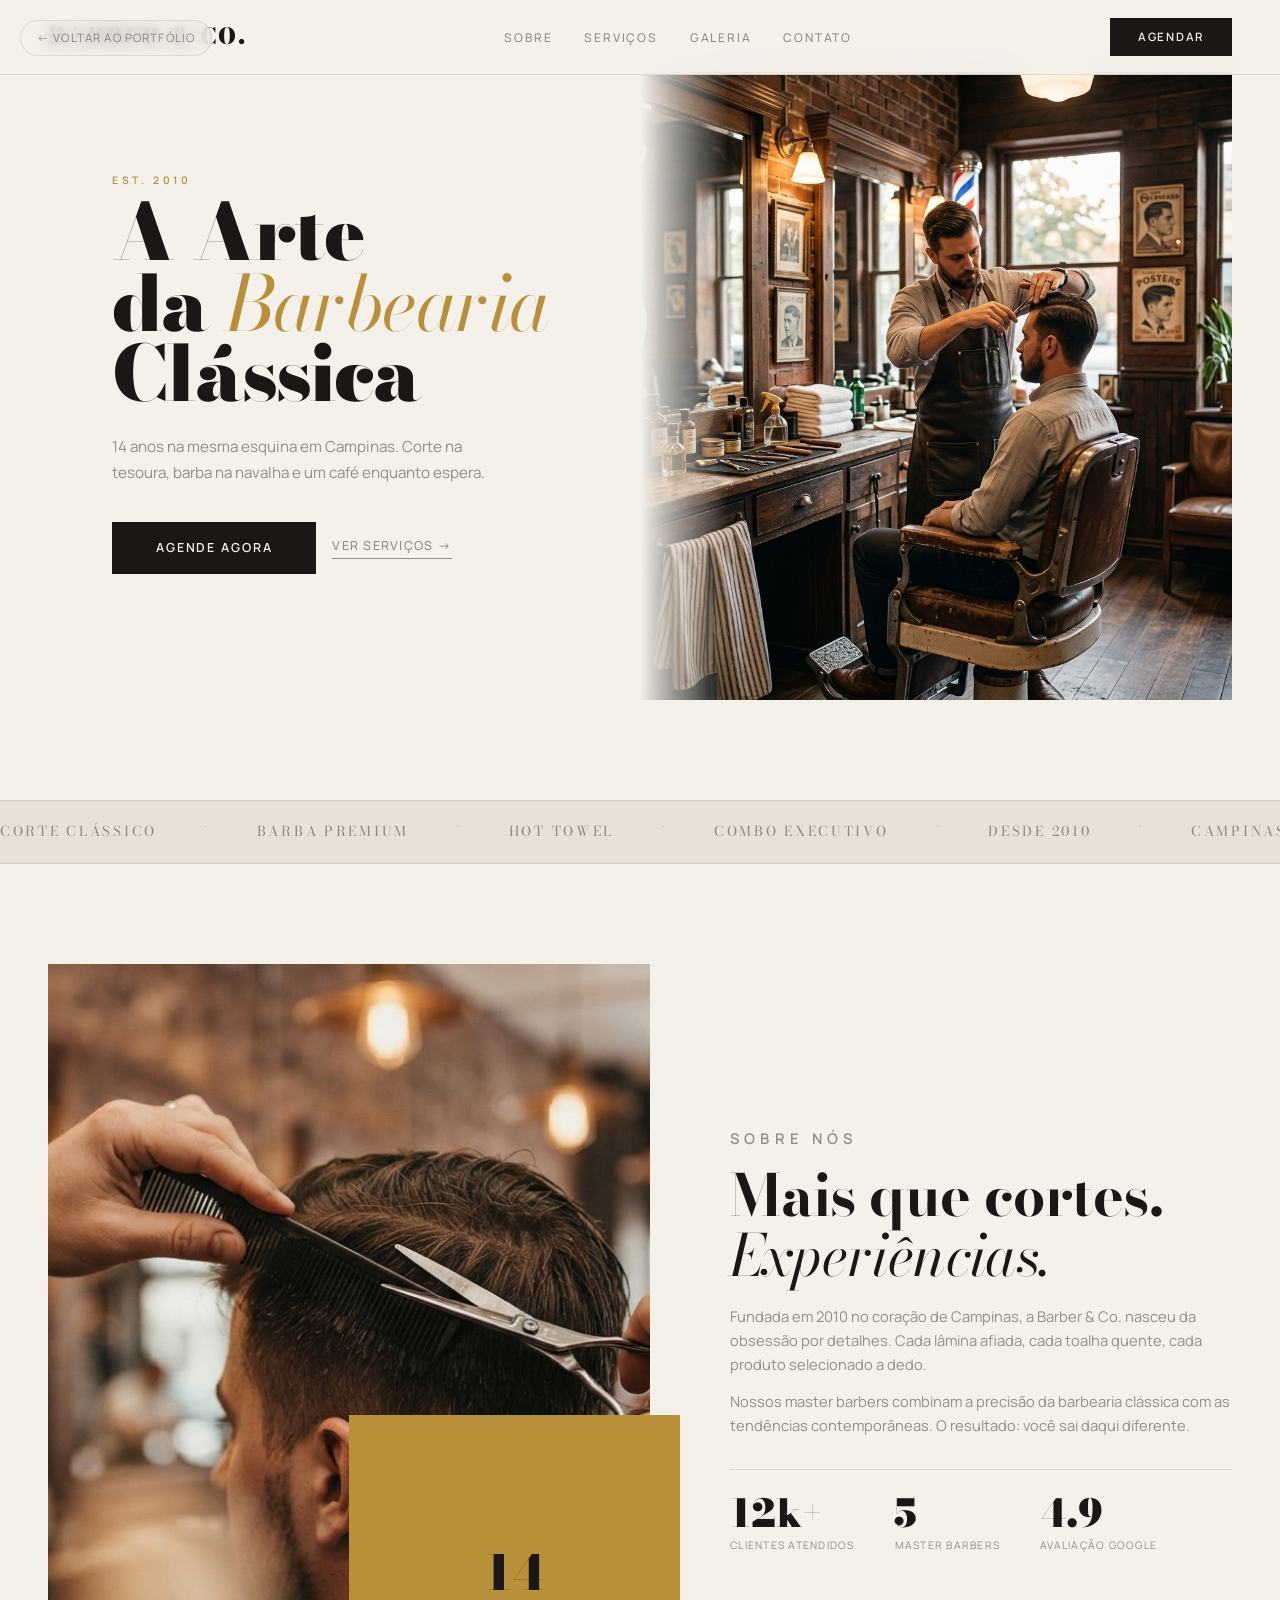
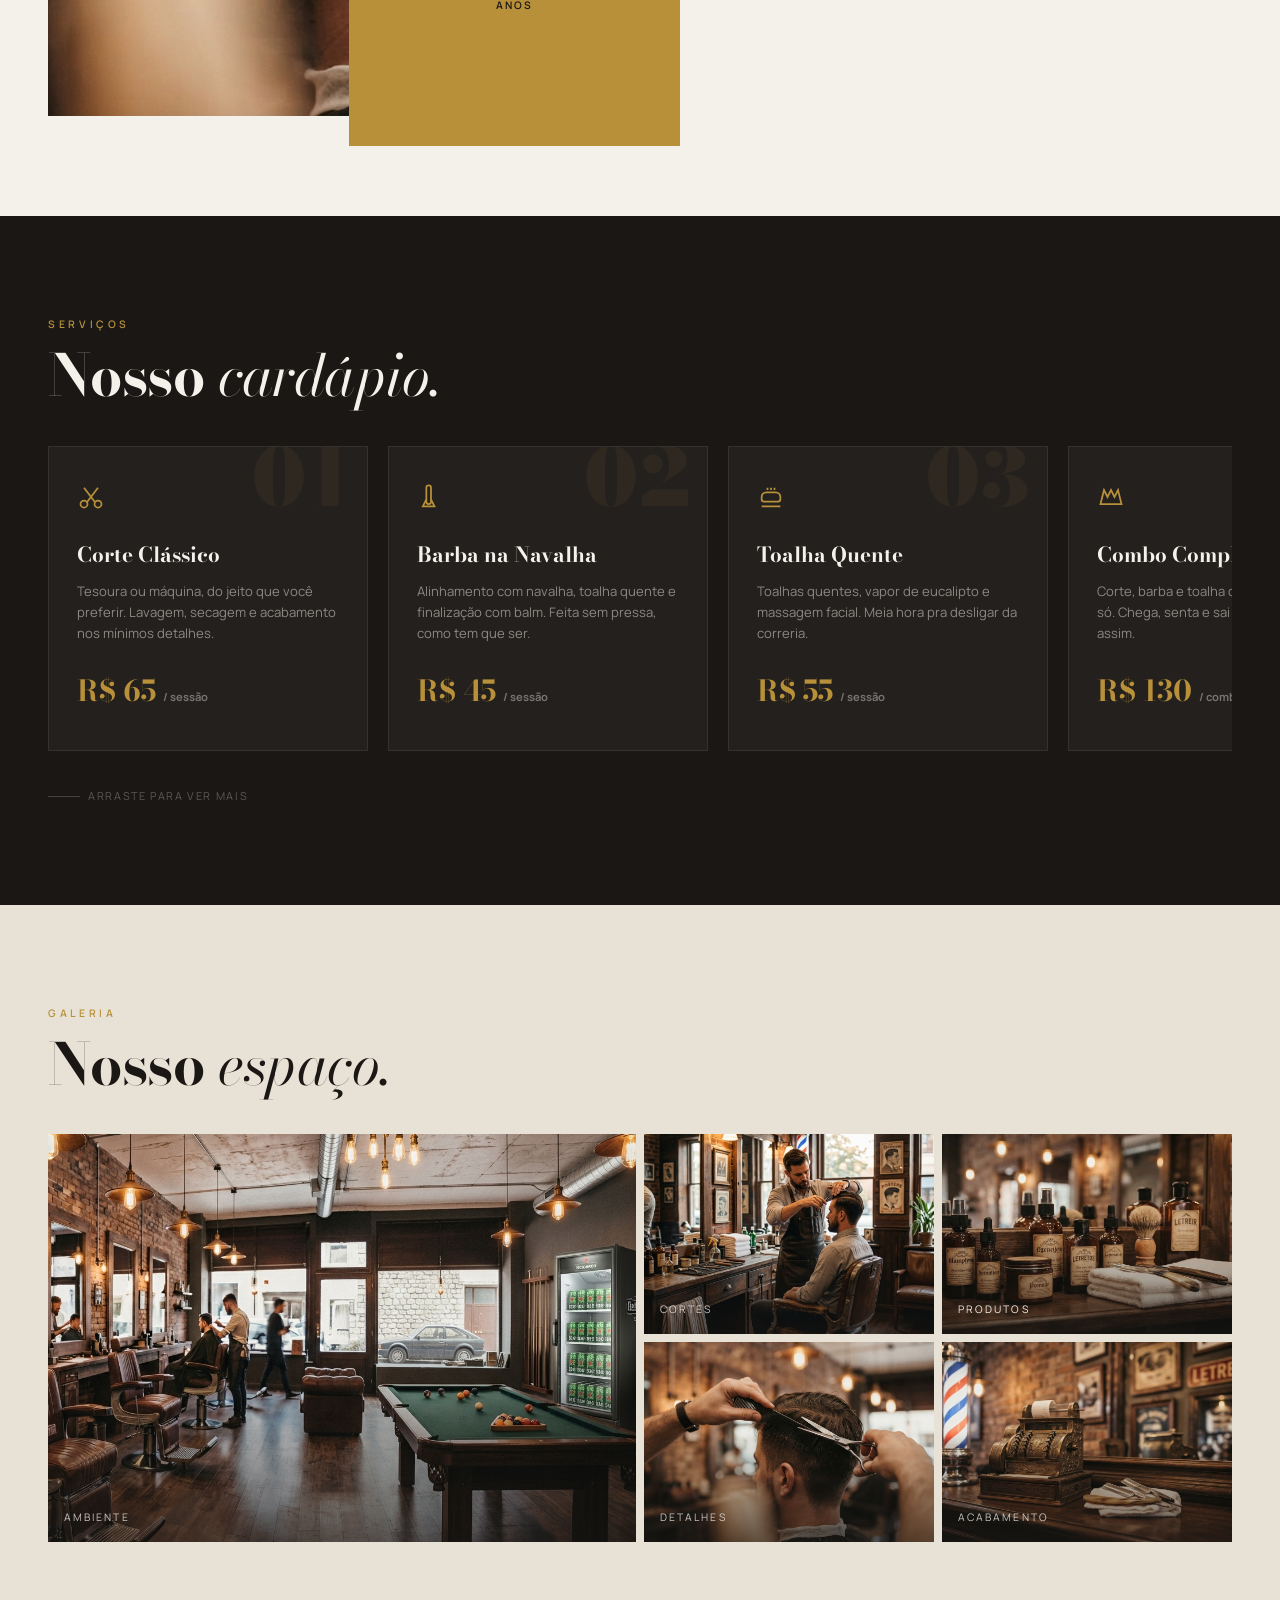
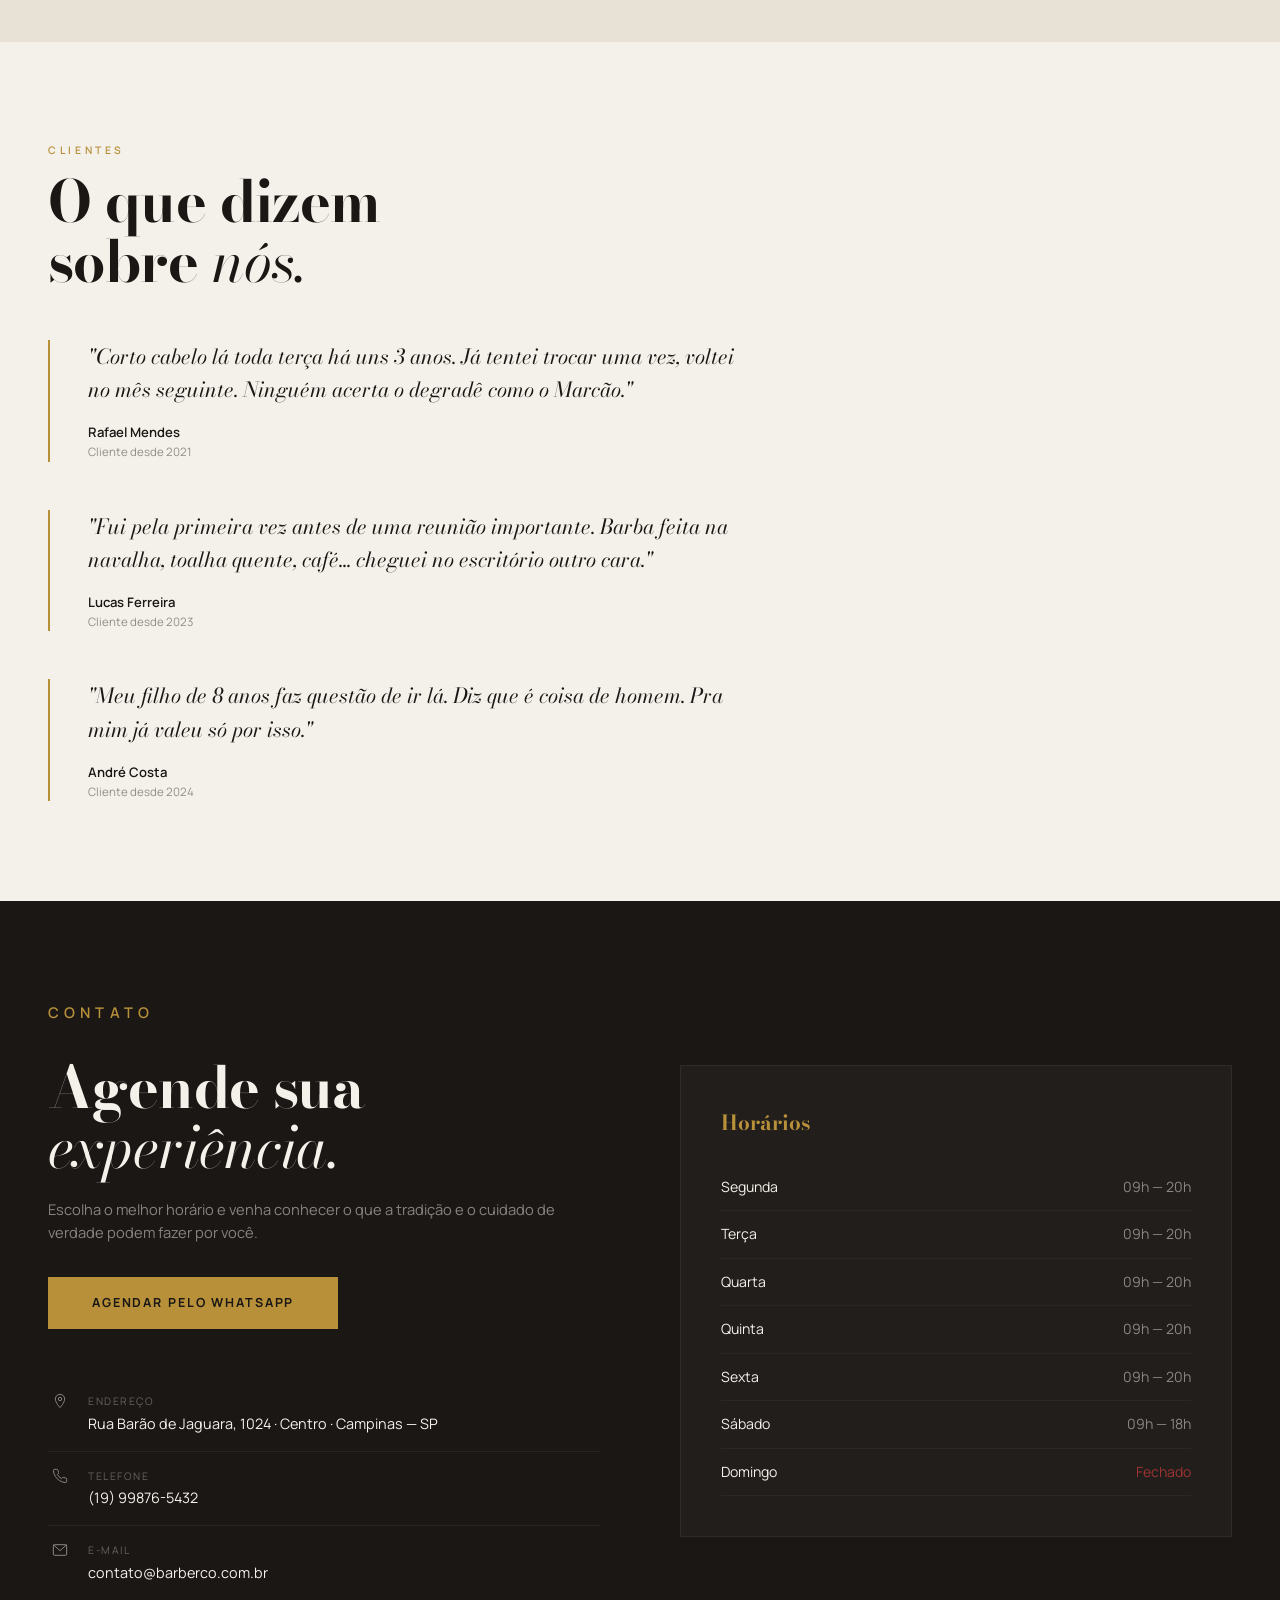
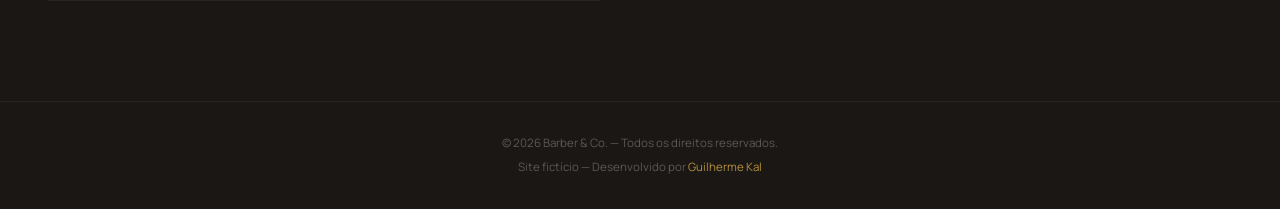
<file: public/projects/barbearia/index.html>
<!DOCTYPE html>
<html lang="pt-br">
<head>
  <meta charset="UTF-8">
  <meta name="viewport" content="width=device-width, initial-scale=1.0">
  <meta name="description" content="Barber & Co. — Barbearia premium com tradição e excelência.">
  <title>Barber & Co. — Barbearia Premium</title>
  <link rel="icon" href="../../img/favicon-gk.jpeg" type="image/jpeg">
  <link rel="preconnect" href="https://fonts.googleapis.com">
  <link rel="preconnect" href="https://fonts.gstatic.com" crossorigin>
  <link href="https://fonts.googleapis.com/css2?family=Bodoni+Moda:opsz,wght@6..96,400;600;700;900&family=Manrope:wght@300;400;500;600;700&display=swap" rel="stylesheet">
  <style>
    *, *::before, *::after { box-sizing: border-box; margin: 0; padding: 0; }

    :root {
      --cream: #f4f0ea;
      --cream-dark: #e8e1d5;
      --charcoal: #1a1715;
      --brown: #3d2e1e;
      --gold: #b8903a;
      --gold-muted: rgba(184,144,58,0.6);
      --muted: rgba(26,23,21,0.45);
      --border: rgba(26,23,21,0.1);
    }

    html { scroll-behavior: smooth; scroll-padding-top: 72px; }

    body {
      background: var(--cream);
      color: var(--charcoal);
      font-family: 'Manrope', sans-serif;
      line-height: 1.6;
      overflow-x: hidden;
    }

    h1, h2, h3 { font-family: 'Bodoni Moda', serif; }
    a { color: var(--charcoal); text-decoration: none; transition: color 0.3s; }

    .back-link {
      position: fixed; top: 20px; left: 20px; z-index: 100;
      font-size: 0.72rem; letter-spacing: 0.1em; text-transform: uppercase; color: var(--muted);
      backdrop-filter: blur(8px); background: rgba(244,240,234,0.7); padding: 8px 16px;
      border-radius: 20px; border: 1px solid var(--border); transition: all 0.3s;
    }
    .back-link:hover { color: var(--charcoal); border-color: var(--charcoal); }

    /* ─── Nav ─── */
    nav {
      position: fixed; top: 0; width: 100%; z-index: 90;
      display: flex; justify-content: space-between; align-items: center;
      padding: 18px 48px; background: rgba(244,240,234,0.9);
      backdrop-filter: blur(14px); border-bottom: 1px solid var(--border);
    }
    .nav-logo { font-family: 'Bodoni Moda', serif; font-weight: 900; font-size: 1.4rem; letter-spacing: 0.08em; text-transform: uppercase; }
    .nav-links { display: flex; gap: 32px; list-style: none; }
    .nav-links a { color: var(--muted); font-size: 0.75rem; letter-spacing: 0.15em; text-transform: uppercase; font-weight: 500; }
    .nav-links a:hover { color: var(--charcoal); }
    .nav-cta {
      padding: 10px 28px; background: var(--charcoal); color: var(--cream);
      font-size: 0.72rem; letter-spacing: 0.15em; text-transform: uppercase;
      font-weight: 600; border-radius: 0; transition: all 0.3s; display: inline-block;
    }
    .nav-cta:hover { background: var(--brown); color: var(--cream); }
    .hamburger { display: none; background: none; border: none; cursor: pointer; }
    .hamburger span { display: block; width: 26px; height: 2px; background: var(--charcoal); margin: 6px 0; transition: 0.3s; }

    /* ─── Hero — full viewport editorial split ─── */
    .hero {
      height: 100vh; max-height: 800px; display: grid; grid-template-columns: 1fr 1fr;
      padding-top: 72px;
    }
    .hero-left {
      display: flex; flex-direction: column; justify-content: center;
      padding: 60px 64px; position: relative;
    }
    .hero-left::before {
      content: 'EST. 2010';
      position: absolute; top: 100px; left: 64px;
      font-size: 0.65rem; letter-spacing: 0.35em; text-transform: uppercase;
      color: var(--gold); font-weight: 600;
    }
    .hero h1 {
      font-size: clamp(3.5rem, 6vw, 6rem); font-weight: 900;
      line-height: 0.92; letter-spacing: -0.02em; margin-bottom: 24px;
    }
    .hero h1 em {
      font-style: italic; font-weight: 400;
      color: var(--gold);
    }
    .hero-desc { font-size: 0.95rem; color: var(--muted); max-width: 380px; margin-bottom: 36px; line-height: 1.7; }
    .hero-buttons { display: flex; gap: 16px; align-items: center; }
    .btn-dark {
      display: inline-block; padding: 16px 44px; background: var(--charcoal); color: var(--cream);
      font-size: 0.78rem; letter-spacing: 0.15em; text-transform: uppercase;
      font-weight: 600; transition: all 0.3s;
    }
    .btn-dark:hover { background: var(--brown); color: var(--cream); transform: translateY(-2px); }
    .btn-text { font-size: 0.78rem; letter-spacing: 0.1em; text-transform: uppercase; color: var(--muted); font-weight: 500; border-bottom: 1px solid var(--muted); padding-bottom: 2px; }
    .btn-text:hover { color: var(--charcoal); border-color: var(--charcoal); }

    .hero-right {
      position: relative; overflow: hidden;
    }
    .hero-right img {
      width: 100%; height: 100%; object-fit: cover;
    }
    .hero-right::after {
      content: ''; position: absolute; inset: 0;
      background: linear-gradient(to right, var(--cream) 0%, transparent 15%);
      pointer-events: none;
    }

    /* ─── Marquee ─── */
    .marquee-wrap {
      overflow: hidden; padding: 20px 0;
      border-top: 1px solid var(--border); border-bottom: 1px solid var(--border);
      background: var(--cream-dark);
    }
    .marquee {
      display: flex; gap: 48px; white-space: nowrap;
      animation: marqueeScroll 20s linear infinite;
    }
    .marquee span {
      font-family: 'Bodoni Moda', serif; font-size: 0.85rem; font-weight: 400;
      letter-spacing: 0.2em; text-transform: uppercase; color: var(--muted);
    }
    .marquee .dot { color: var(--gold); font-size: 0.5rem; }
    @keyframes marqueeScroll { from { transform: translateX(0); } to { transform: translateX(-50%); } }

    /* ─── Sections ─── */
    section { padding: 100px 48px; }
    .section-label {
      font-size: 0.65rem; letter-spacing: 0.35em; text-transform: uppercase;
      color: var(--gold); font-weight: 600; margin-bottom: 12px;
    }
    .section-title {
      font-size: clamp(2.2rem, 4.5vw, 3.8rem); font-weight: 700;
      line-height: 1.05; margin-bottom: 20px; letter-spacing: -0.01em;
    }
    .section-title em { font-style: italic; font-weight: 400; }
    .container { max-width: 1200px; margin: 0 auto; }

    /* ─── Sobre — offset layout ─── */
    .sobre { background: var(--cream); }
    .sobre-layout { display: grid; grid-template-columns: 1.2fr 1fr; gap: 80px; align-items: center; }
    .sobre-visual {
      position: relative;
    }
    .sobre-box-big {
      width: 100%; aspect-ratio: 4/5;
      position: relative; overflow: hidden;
    }
    .sobre-box-big img {
      width: 100%; height: 100%; object-fit: cover;
    }
    .sobre-box-small {
      position: absolute; bottom: -30px; right: -30px; width: 55%; aspect-ratio: 1;
      background: var(--gold); display: flex; align-items: center; justify-content: center;
    }
    .sobre-box-small-inner {
      text-align: center; color: var(--charcoal);
    }
    .sobre-box-small-inner .num { font-family: 'Bodoni Moda', serif; font-size: 3rem; font-weight: 900; line-height: 1; }
    .sobre-box-small-inner .txt { font-size: 0.65rem; letter-spacing: 0.2em; text-transform: uppercase; font-weight: 600; }
    .sobre-text p { color: var(--muted); margin-bottom: 14px; font-size: 0.92rem; }
    .sobre-stats {
      display: flex; gap: 40px; margin-top: 32px; padding-top: 24px;
      border-top: 1px solid var(--border);
    }
    .stat-num { font-family: 'Bodoni Moda', serif; font-size: 2.4rem; font-weight: 900; color: var(--charcoal); line-height: 1; }
    .stat-text { font-size: 0.65rem; letter-spacing: 0.12em; text-transform: uppercase; color: var(--muted); margin-top: 4px; }

    /* ─── Serviços — horizontal scroll cards ─── */
    .servicos { background: var(--charcoal); color: var(--cream); overflow: visible; }
    .servicos .section-label { color: var(--gold); }
    .servicos .section-title { color: var(--cream); }
    .servicos-scroll {
      display: flex; gap: 20px; overflow-x: auto; overflow-y: visible; padding-bottom: 20px;
      scroll-snap-type: x mandatory; -ms-overflow-style: none; scrollbar-width: none;
      cursor: grab;
    }
    .servicos-scroll::-webkit-scrollbar { display: none; }
    .servico-card {
      flex: 0 0 320px; scroll-snap-align: start;
      background: rgba(244,240,234,0.04); border: 1px solid rgba(244,240,234,0.08);
      padding: 36px 28px; position: relative; overflow: hidden; transition: all 0.35s;
    }
    .servico-card:hover { background: rgba(244,240,234,0.07); border-color: rgba(184,144,58,0.3); }
    .servico-num {
      font-family: 'Bodoni Moda', serif; font-size: 5rem; font-weight: 900;
      color: rgba(184,144,58,0.08); position: absolute; top: -10px; right: 16px; line-height: 1;
    }
    .servico-icon { margin-bottom: 20px; color: var(--gold); }
    .servico-card h3 { font-family: 'Bodoni Moda', serif; font-size: 1.3rem; font-weight: 700; margin-bottom: 10px; }
    .servico-card p { font-size: 0.82rem; color: rgba(244,240,234,0.5); margin-bottom: 24px; line-height: 1.6; }
    .servico-price {
      font-family: 'Bodoni Moda', serif; font-size: 1.8rem; font-weight: 700; color: var(--gold);
    }
    .servico-price small { font-size: 0.7rem; color: rgba(244,240,234,0.4); font-family: 'Manrope', sans-serif; }
    .scroll-hint {
      font-size: 0.68rem; letter-spacing: 0.15em; text-transform: uppercase;
      color: rgba(244,240,234,0.3); margin-top: 16px; display: flex; align-items: center; gap: 8px;
    }
    .scroll-hint::before {
      content: ''; width: 32px; height: 1px; background: rgba(244,240,234,0.2);
    }

    /* ─── Galeria — mosaic grid ─── */
    .galeria { background: var(--cream-dark); }
    .galeria-mosaic {
      display: grid;
      grid-template-columns: repeat(4, 1fr);
      grid-template-rows: 200px 200px;
      gap: 8px;
    }
    .galeria-item {
      position: relative; overflow: hidden;
      display: flex; align-items: flex-end; padding: 16px;
      transition: all 0.4s;
    }
    .galeria-item img {
      position: absolute; inset: 0; width: 100%; height: 100%; object-fit: cover;
      transition: transform 0.5s ease;
    }
    .galeria-item:hover img { transform: scale(1.05); }
    .galeria-item::after {
      content: ''; position: absolute; inset: 0;
      background: linear-gradient(to top, rgba(26,23,21,0.6) 0%, transparent 50%);
      pointer-events: none;
    }
    .galeria-item span {
      font-size: 0.65rem; letter-spacing: 0.2em; text-transform: uppercase;
      color: rgba(244,240,234,0.8); position: relative; z-index: 1;
    }
    .galeria-item:nth-child(1) { grid-column: span 2; grid-row: span 2; }
    .galeria-item:nth-child(3) span { color: var(--cream); }

    /* ─── Depoimentos — large quote style ─── */
    .depoimentos { background: var(--cream); }
    .depo-list { display: flex; flex-direction: column; gap: 48px; max-width: 700px; }
    .depo-item { position: relative; padding-left: 40px; }
    .depo-item::before {
      content: ''; position: absolute; left: 0; top: 0; bottom: 0;
      width: 2px; background: var(--gold);
    }
    .depo-quote {
      font-family: 'Bodoni Moda', serif; font-size: 1.3rem; font-weight: 400;
      font-style: italic; line-height: 1.6; color: var(--charcoal); margin-bottom: 16px;
    }
    .depo-author { font-size: 0.82rem; font-weight: 600; }
    .depo-role { font-size: 0.72rem; color: var(--muted); }
    .depo-stars { color: var(--gold); font-size: 0.78rem; margin-bottom: 8px; }

    /* ─── Contato — dark block ─── */
    .contato { background: var(--charcoal); color: var(--cream); }
    .contato .section-label { color: var(--gold); }
    .contato .section-title { color: var(--cream); }
    .contato-layout { display: grid; grid-template-columns: 1fr 1fr; gap: 80px; }
    .contato-left {}
    .contato-left p { color: rgba(244,240,234,0.5); margin-bottom: 32px; font-size: 0.92rem; }
    .btn-gold-solid {
      display: inline-block; padding: 16px 44px; background: var(--gold); color: var(--charcoal);
      font-size: 0.78rem; letter-spacing: 0.15em; text-transform: uppercase;
      font-weight: 700; transition: all 0.3s;
    }
    .btn-gold-solid:hover { background: #cfa040; color: var(--charcoal); transform: translateY(-2px); }
    .contato-details { margin-top: 48px; }
    .detail-row {
      display: flex; align-items: flex-start; gap: 16px; padding: 16px 0;
      border-bottom: 1px solid rgba(244,240,234,0.06);
    }
    .detail-icon { opacity: 0.5; width: 24px; text-align: center; flex-shrink: 0; display: flex; align-items: center; justify-content: center; }
    .detail-label { font-size: 0.65rem; letter-spacing: 0.15em; text-transform: uppercase; color: rgba(244,240,234,0.35); margin-bottom: 2px; }
    .detail-value { font-size: 0.9rem; color: var(--cream); }

    .contato-right { display: flex; align-items: center; justify-content: center; }
    .contato-hours-block {
      width: 100%; background: rgba(244,240,234,0.03); border: 1px solid rgba(244,240,234,0.06);
      padding: 40px;
    }
    .contato-hours-block h3 { font-size: 1.3rem; margin-bottom: 24px; color: var(--gold); }
    .hours-row {
      display: flex; justify-content: space-between; padding: 12px 0;
      border-bottom: 1px solid rgba(244,240,234,0.04); font-size: 0.88rem;
    }
    .hours-row .day { color: var(--cream); }
    .hours-row .time { color: rgba(244,240,234,0.5); }
    .hours-row.closed .time { color: rgba(239,68,68,0.6); }

    /* ─── Footer ─── */
    footer {
      text-align: center; padding: 32px 48px;
      background: var(--charcoal); color: rgba(244,240,234,0.3);
      font-size: 0.72rem; border-top: 1px solid rgba(244,240,234,0.05);
    }
    footer a { color: var(--gold); }

    /* ─── Reveal ─── */
    .reveal { opacity: 0; transform: translateY(28px); transition: opacity 0.8s ease, transform 0.8s ease; }
    .reveal.visible { opacity: 1; transform: none; }
    .reveal-left { opacity: 0; transform: translateX(-40px); transition: opacity 0.8s ease, transform 0.8s ease; }
    .reveal-left.visible { opacity: 1; transform: none; }
    .reveal-right { opacity: 0; transform: translateX(40px); transition: opacity 0.8s ease, transform 0.8s ease; }
    .reveal-right.visible { opacity: 1; transform: none; }

    /* ─── Mobile ─── */
    @media (max-width: 900px) {
      nav { padding: 14px 20px; }
      .nav-links, .nav-cta { display: none; }
      .hamburger { display: block; }
      .hamburger.active span:nth-child(1) { transform: rotate(45deg) translate(5px,6px); }
      .hamburger.active span:nth-child(2) { opacity: 0; }
      .hamburger.active span:nth-child(3) { transform: rotate(-45deg) translate(5px,-6px); }
      .nav-links.open {
        display: flex; flex-direction: column; position: absolute;
        top: 100%; left: 0; right: 0; background: rgba(244,240,234,0.97);
        backdrop-filter: blur(12px); padding: 24px; gap: 16px;
        border-bottom: 1px solid var(--border);
      }
      section { padding: 72px 20px; }
      .hero { grid-template-columns: 1fr; min-height: auto; }
      .hero-left { padding: 100px 24px 48px; }
      .hero-left::before { left: 24px; top: 80px; }
      .hero-right { min-height: 60vh; }
      .hero-visual-text { font-size: 5rem; right: -10px; }
      .sobre-layout { grid-template-columns: 1fr; gap: 60px; }
      .sobre-box-small { right: 0; bottom: -20px; }
      .galeria-mosaic { grid-template-columns: 1fr 1fr; grid-template-rows: repeat(3, 160px); }
      .galeria-item:nth-child(1) { grid-column: span 2; grid-row: span 1; }
      .contato-layout { grid-template-columns: 1fr; gap: 48px; }
      .back-link { top: auto; bottom: 20px; left: 20px; }
    }
  </style>
</head>
<body>

  <a href="../../index.html#portfolio" class="back-link">← Voltar ao portfólio</a>

  <nav>
    <span class="nav-logo">Barber & Co.</span>
    <ul class="nav-links" id="navLinks">
      <li><a href="#sobre">Sobre</a></li>
      <li><a href="#servicos">Serviços</a></li>
      <li><a href="#galeria">Galeria</a></li>
      <li><a href="#contato">Contato</a></li>
    </ul>
    <a href="#contato" class="nav-cta">Agendar</a>
    <button class="hamburger" id="hamburger" aria-label="Menu"><span></span><span></span><span></span></button>
  </nav>

  <!-- Hero — split editorial -->
  <section class="hero" id="hero">
    <div class="hero-left">
      <h1 class="reveal">A Arte<br>da <em>Barbearia</em><br>Clássica</h1>
      <p class="hero-desc reveal">14 anos na mesma esquina em Campinas. Corte na tesoura, barba na navalha e um café enquanto espera.</p>
      <div class="hero-buttons reveal">
        <a href="#contato" class="btn-dark">Agende agora</a>
        <a href="#servicos" class="btn-text">Ver serviços →</a>
      </div>
    </div>
    <div class="hero-right">
      <img src="../../img/barbearia/barbeiro_cortando.jpeg" alt="Barbeiro realizando corte clássico" loading="eager">
    </div>
  </section>

  <!-- Marquee -->
  <div class="marquee-wrap">
    <div class="marquee">
      <span>Corte Clássico</span> <span class="dot">&middot;</span>
      <span>Barba Premium</span> <span class="dot">&middot;</span>
      <span>Hot Towel</span> <span class="dot">&middot;</span>
      <span>Combo Executivo</span> <span class="dot">&middot;</span>
      <span>Desde 2010</span> <span class="dot">&middot;</span>
      <span>Campinas — SP</span> <span class="dot">&middot;</span>
      <span>Corte Clássico</span> <span class="dot">&middot;</span>
      <span>Barba Premium</span> <span class="dot">&middot;</span>
      <span>Hot Towel</span> <span class="dot">&middot;</span>
      <span>Combo Executivo</span> <span class="dot">&middot;</span>
      <span>Desde 2010</span> <span class="dot">&middot;</span>
      <span>Campinas — SP</span> <span class="dot">&middot;</span>
    </div>
  </div>

  <!-- Sobre — offset blocks -->
  <section class="sobre" id="sobre">
    <div class="container">
      <div class="sobre-layout">
        <div class="sobre-visual reveal-left">
          <div class="sobre-box-big"><img src="../../img/barbearia/corte_detalhe.jpeg" alt="Detalhe de corte com navalha" loading="lazy"></div>
          <div class="sobre-box-small">
            <div class="sobre-box-small-inner">
              <div class="num">14</div>
              <div class="txt">Anos</div>
            </div>
          </div>
        </div>
        <div class="sobre-text">
          <p class="section-label reveal">Sobre nós</p>
          <h2 class="section-title reveal">Mais que cortes.<br><em>Experiências.</em></h2>
          <p class="reveal">Fundada em 2010 no coração de Campinas, a Barber & Co. nasceu da obsessão por detalhes. Cada lâmina afiada, cada toalha quente, cada produto selecionado a dedo.</p>
          <p class="reveal">Nossos master barbers combinam a precisão da barbearia clássica com as tendências contemporâneas. O resultado: você sai daqui diferente.</p>
          <div class="sobre-stats reveal">
            <div><div class="stat-num">12k+</div><div class="stat-text">Clientes atendidos</div></div>
            <div><div class="stat-num">5</div><div class="stat-text">Master barbers</div></div>
            <div><div class="stat-num">4.9</div><div class="stat-text">Avaliação Google</div></div>
          </div>
        </div>
      </div>
    </div>
  </section>

  <!-- Serviços — horizontal scroll -->
  <section class="servicos" id="servicos">
    <div class="container">
      <p class="section-label reveal">Serviços</p>
      <h2 class="section-title reveal" style="margin-bottom: 40px;">Nosso <em>cardápio.</em></h2>
      <div class="servicos-scroll">
        <div class="servico-card reveal">
          <div class="servico-num">01</div>
          <div class="servico-icon"><svg width="28" height="28" viewBox="0 0 24 24" fill="none" stroke="currentColor" stroke-width="1.5"><circle cx="6" cy="18" r="3"/><circle cx="18" cy="18" r="3"/><line x1="8.5" y1="16.5" x2="18" y2="4"/><line x1="15.5" y1="16.5" x2="6" y2="4"/></svg></div>
          <h3>Corte Clássico</h3>
          <p>Tesoura ou máquina, do jeito que você preferir. Lavagem, secagem e acabamento nos mínimos detalhes.</p>
          <div class="servico-price">R$ 65 <small>/ sessão</small></div>
        </div>
        <div class="servico-card reveal">
          <div class="servico-num">02</div>
          <div class="servico-icon"><svg width="28" height="28" viewBox="0 0 24 24" fill="none" stroke="currentColor" stroke-width="1.5"><rect x="8" y="2" width="4" height="16" rx="2"/><path d="M8 14l-3 6h10l-3-6"/></svg></div>
          <h3>Barba na Navalha</h3>
          <p>Alinhamento com navalha, toalha quente e finalização com balm. Feita sem pressa, como tem que ser.</p>
          <div class="servico-price">R$ 45 <small>/ sessão</small></div>
        </div>
        <div class="servico-card reveal">
          <div class="servico-num">03</div>
          <div class="servico-icon"><svg width="28" height="28" viewBox="0 0 24 24" fill="none" stroke="currentColor" stroke-width="1.5"><path d="M4 20h16M6 16h12a2 2 0 0 0 2-2v-2a4 4 0 0 0-4-4H8a4 4 0 0 0-4 4v2a2 2 0 0 0 2 2z"/><path d="M9 4v2M12 4v2M15 4v2"/></svg></div>
          <h3>Toalha Quente</h3>
          <p>Toalhas quentes, vapor de eucalipto e massagem facial. Meia hora pra desligar da correria.</p>
          <div class="servico-price">R$ 55 <small>/ sessão</small></div>
        </div>
        <div class="servico-card reveal">
          <div class="servico-num">04</div>
          <div class="servico-icon"><svg width="28" height="28" viewBox="0 0 24 24" fill="none" stroke="currentColor" stroke-width="1.5"><path d="M3 18l3-12 3 6 3-6 3 6 3-6 3 12H3z"/></svg></div>
          <h3>Combo Completo</h3>
          <p>Corte, barba e toalha quente num pacote só. Chega, senta e sai pronto. Simples assim.</p>
          <div class="servico-price">R$ 130 <small>/ combo</small></div>
        </div>
      </div>
      <div class="scroll-hint">Arraste para ver mais</div>
    </div>
  </section>

  <!-- Galeria — mosaic -->
  <section class="galeria" id="galeria">
    <div class="container">
      <p class="section-label reveal">Galeria</p>
      <h2 class="section-title reveal" style="margin-bottom: 40px;">Nosso <em>espaço.</em></h2>
      <div class="galeria-mosaic reveal">
        <div class="galeria-item"><img src="../../img/barbearia/ambiente.jpeg" alt="Ambiente da barbearia" loading="lazy"><span>Ambiente</span></div>
        <div class="galeria-item"><img src="../../img/barbearia/barbeiro_cortando.jpeg" alt="Barbeiro em ação" loading="lazy"><span>Cortes</span></div>
        <div class="galeria-item"><img src="../../img/barbearia/produtos1.jpeg" alt="Produtos premium" loading="lazy"><span>Produtos</span></div>
        <div class="galeria-item"><img src="../../img/barbearia/corte_detalhe.jpeg" alt="Detalhe de corte" loading="lazy"><span>Detalhes</span></div>
        <div class="galeria-item"><img src="../../img/barbearia/detalhes.jpeg" alt="Detalhes do espaço" loading="lazy"><span>Acabamento</span></div>
      </div>
    </div>
  </section>

  <!-- Depoimentos — large quotes -->
  <section class="depoimentos" id="depoimentos">
    <div class="container">
      <p class="section-label reveal">Clientes</p>
      <h2 class="section-title reveal" style="margin-bottom: 48px;">O que dizem<br>sobre <em>nós.</em></h2>
      <div class="depo-list">
        <div class="depo-item reveal">
          <p class="depo-quote">"Corto cabelo lá toda terça há uns 3 anos. Já tentei trocar uma vez, voltei no mês seguinte. Ninguém acerta o degradê como o Marcão."</p>
          <div class="depo-author">Rafael Mendes</div>
          <div class="depo-role">Cliente desde 2021</div>
        </div>
        <div class="depo-item reveal">
          <p class="depo-quote">"Fui pela primeira vez antes de uma reunião importante. Barba feita na navalha, toalha quente, café... cheguei no escritório outro cara."</p>
          <div class="depo-author">Lucas Ferreira</div>
          <div class="depo-role">Cliente desde 2023</div>
        </div>
        <div class="depo-item reveal">
          <p class="depo-quote">"Meu filho de 8 anos faz questão de ir lá. Diz que é coisa de homem. Pra mim já valeu só por isso."</p>
          <div class="depo-author">André Costa</div>
          <div class="depo-role">Cliente desde 2024</div>
        </div>
      </div>
    </div>
  </section>

  <!-- Contato -->
  <section class="contato" id="contato">
    <div class="container">
      <div class="contato-layout">
        <div class="contato-left">
          <p class="section-label reveal">Contato</p>
          <h2 class="section-title reveal" style="color: var(--cream);">Agende sua<br><em>experiência.</em></h2>
          <p class="reveal">Escolha o melhor horário e venha conhecer o que a tradição e o cuidado de verdade podem fazer por você.</p>
          <div class="reveal">
            <a href="#" class="btn-gold-solid">Agendar pelo WhatsApp</a>
          </div>
          <div class="contato-details">
            <div class="detail-row reveal">
              <div class="detail-icon"><svg width="16" height="16" viewBox="0 0 24 24" fill="none" stroke="currentColor" stroke-width="1.5"><path d="M12 2C8.13 2 5 5.13 5 9c0 5.25 7 13 7 13s7-7.75 7-13c0-3.87-3.13-7-7-7z"/><circle cx="12" cy="9" r="2.5"/></svg></div>
              <div><div class="detail-label">Endereço</div><div class="detail-value">Rua Barão de Jaguara, 1024 · Centro · Campinas — SP</div></div>
            </div>
            <div class="detail-row reveal">
              <div class="detail-icon"><svg width="16" height="16" viewBox="0 0 24 24" fill="none" stroke="currentColor" stroke-width="1.5"><path d="M22 16.92v3a2 2 0 0 1-2.18 2 19.79 19.79 0 0 1-8.63-3.07 19.5 19.5 0 0 1-6-6 19.79 19.79 0 0 1-3.07-8.67A2 2 0 0 1 4.11 2h3a2 2 0 0 1 2 1.72c.127.96.361 1.903.7 2.81a2 2 0 0 1-.45 2.11L8.09 9.91a16 16 0 0 0 6 6l1.27-1.27a2 2 0 0 1 2.11-.45c.907.339 1.85.573 2.81.7A2 2 0 0 1 22 16.92z"/></svg></div>
              <div><div class="detail-label">Telefone</div><div class="detail-value">(19) 99876-5432</div></div>
            </div>
            <div class="detail-row reveal">
              <div class="detail-icon"><svg width="16" height="16" viewBox="0 0 24 24" fill="none" stroke="currentColor" stroke-width="1.5"><rect x="2" y="4" width="20" height="16" rx="2"/><path d="M22 4L12 13 2 4"/></svg></div>
              <div><div class="detail-label">E-mail</div><div class="detail-value">contato@barberco.com.br</div></div>
            </div>
          </div>
        </div>
        <div class="contato-right reveal-right">
          <div class="contato-hours-block">
            <h3>Horários</h3>
            <div class="hours-row"><span class="day">Segunda</span><span class="time">09h — 20h</span></div>
            <div class="hours-row"><span class="day">Terça</span><span class="time">09h — 20h</span></div>
            <div class="hours-row"><span class="day">Quarta</span><span class="time">09h — 20h</span></div>
            <div class="hours-row"><span class="day">Quinta</span><span class="time">09h — 20h</span></div>
            <div class="hours-row"><span class="day">Sexta</span><span class="time">09h — 20h</span></div>
            <div class="hours-row"><span class="day">Sábado</span><span class="time">09h — 18h</span></div>
            <div class="hours-row closed"><span class="day">Domingo</span><span class="time">Fechado</span></div>
          </div>
        </div>
      </div>
    </div>
  </section>

  <footer>
    <p>© 2026 Barber & Co. — Todos os direitos reservados.</p>
    <p style="margin-top: 6px;">Site fictício — Desenvolvido por <a href="../../index.html">Guilherme Kal</a></p>
  </footer>

  <script>
    // Hamburger
    const hamburger = document.getElementById('hamburger');
    const navLinks = document.getElementById('navLinks');
    hamburger.addEventListener('click', () => { hamburger.classList.toggle('active'); navLinks.classList.toggle('open'); });
    navLinks.querySelectorAll('a').forEach(l => l.addEventListener('click', () => { hamburger.classList.remove('active'); navLinks.classList.remove('open'); }));

    // Reveal
    const obs = new IntersectionObserver((entries) => {
      entries.forEach(e => { if (e.isIntersecting) { e.target.classList.add('visible'); obs.unobserve(e.target); } });
    }, { threshold: 0.1 });
    document.querySelectorAll('.reveal, .reveal-left, .reveal-right').forEach(el => obs.observe(el));

    // Drag-to-scroll for services
    const slider = document.querySelector('.servicos-scroll');
    if (slider) {
      let isDown = false, startX, scrollLeft;
      slider.addEventListener('mousedown', e => { isDown = true; slider.style.cursor = 'grabbing'; startX = e.pageX - slider.offsetLeft; scrollLeft = slider.scrollLeft; });
      slider.addEventListener('mouseleave', () => { isDown = false; slider.style.cursor = 'grab'; });
      slider.addEventListener('mouseup', () => { isDown = false; slider.style.cursor = 'grab'; });
      slider.addEventListener('mousemove', e => { if (!isDown) return; e.preventDefault(); const x = e.pageX - slider.offsetLeft; slider.scrollLeft = scrollLeft - (x - startX); });
    }
  </script>
</body>
</html>
</file>
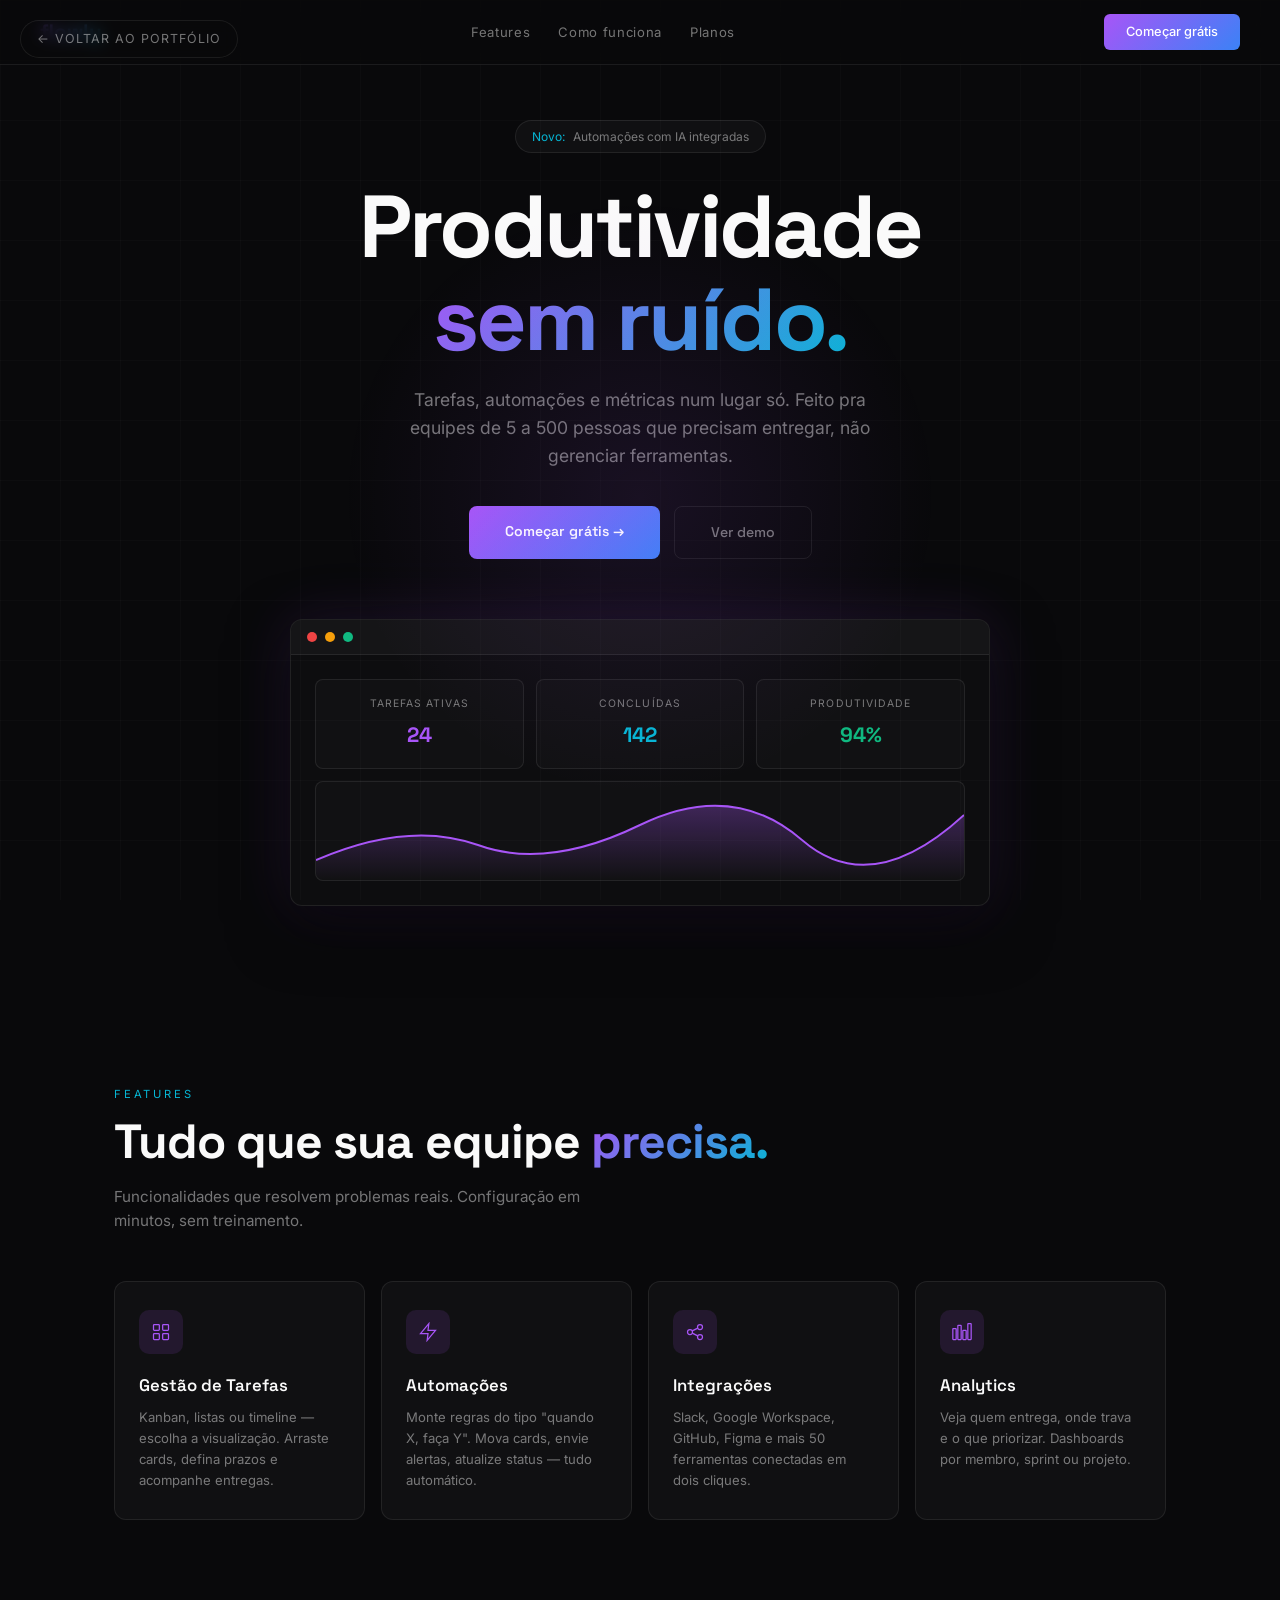
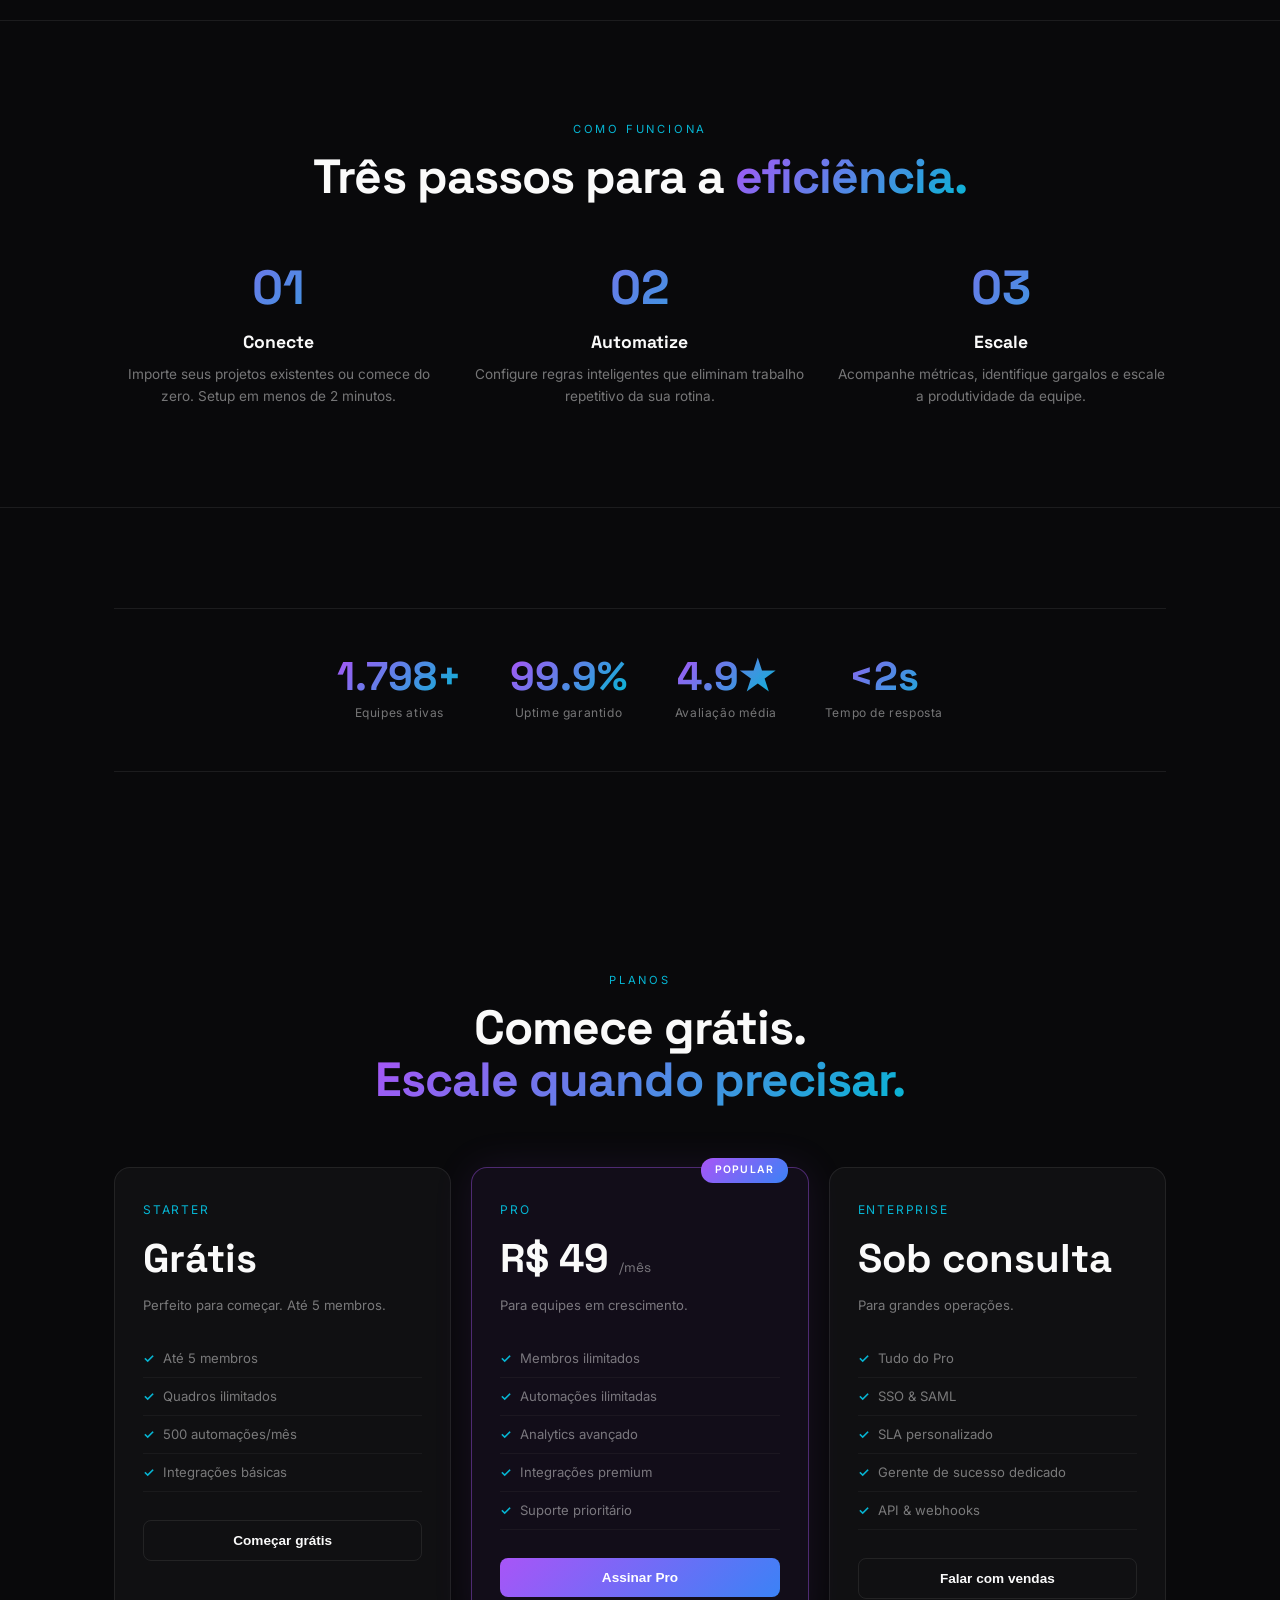
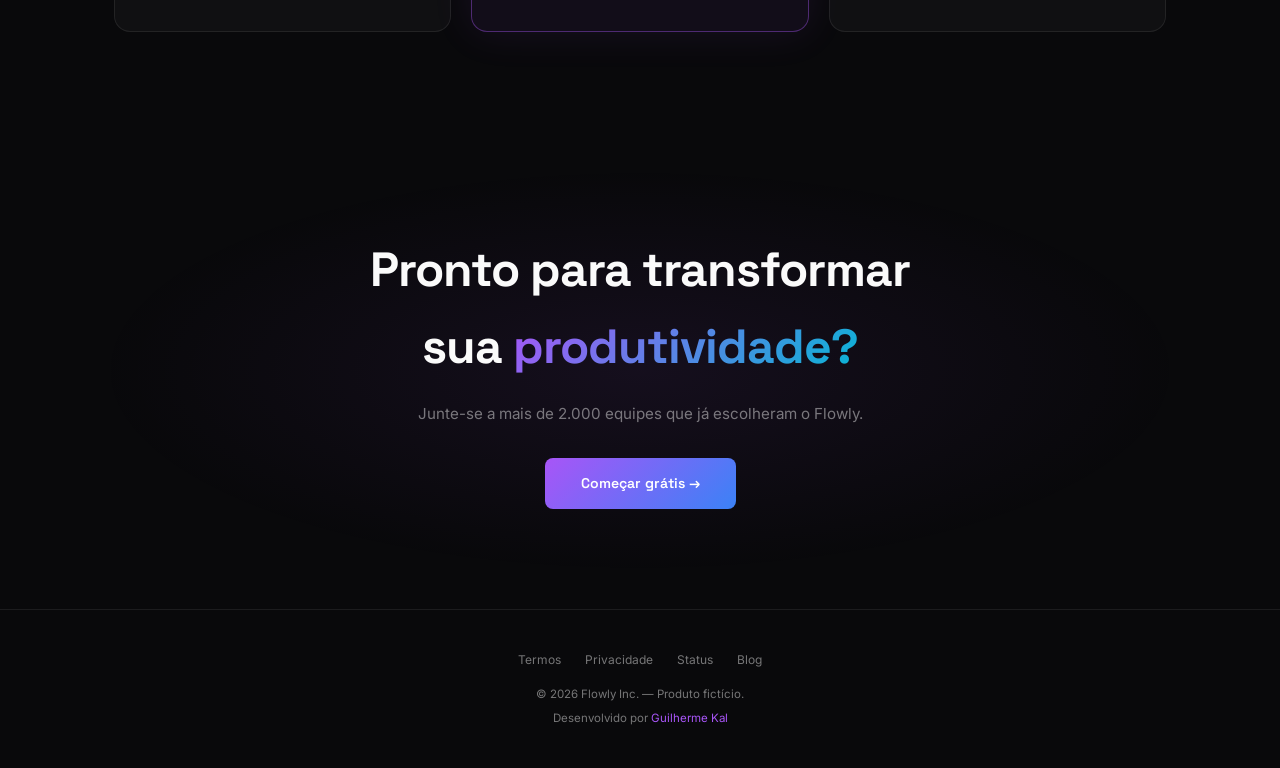
<file: public/projects/saas/index.html>
<!DOCTYPE html>
<html lang="pt-br">
<head>
  <meta charset="UTF-8">
  <meta name="viewport" content="width=device-width, initial-scale=1.0">
  <meta name="description" content="Flowly — Produtividade sem ruído. Gestão de tarefas, automações e analytics para equipes modernas.">
  <title>Flowly — Produtividade sem ruído</title>
  <link rel="icon" href="../../img/favicon-gk.jpeg" type="image/jpeg">
  <link rel="preconnect" href="https://fonts.googleapis.com">
  <link rel="preconnect" href="https://fonts.gstatic.com" crossorigin>
  <link href="https://fonts.googleapis.com/css2?family=Space+Grotesk:wght@400;500;600;700&family=Inter:wght@300;400;500;600&display=swap" rel="stylesheet">
  <style>
    *, *::before, *::after { box-sizing: border-box; margin: 0; padding: 0; }

    :root {
      --bg: #09090b;
      --bg-card: rgba(255,255,255,0.03);
      --bg-card-hover: rgba(255,255,255,0.06);
      --white: #fafafa;
      --muted: rgba(250,250,250,0.45);
      --purple: #a855f7;
      --cyan: #06b6d4;
      --blue: #3b82f6;
      --border: rgba(255,255,255,0.08);
      --glow: rgba(168,85,247,0.15);
    }

    html { scroll-behavior: smooth; }
    body {
      background: var(--bg);
      color: var(--white);
      font-family: 'Inter', sans-serif;
      line-height: 1.6;
      overflow-x: hidden;
    }
    h1, h2, h3, h4 { font-family: 'Space Grotesk', sans-serif; }
    a { color: var(--purple); text-decoration: none; transition: color 0.3s; }
    a:hover { color: var(--cyan); }

    .back-link {
      position: fixed; top: 20px; left: 20px; z-index: 100;
      font-size: 0.78rem; letter-spacing: 0.08em; text-transform: uppercase; color: var(--muted);
      backdrop-filter: blur(8px); background: rgba(9,9,11,0.7); padding: 8px 16px;
      border-radius: 20px; border: 1px solid var(--border); transition: all 0.3s;
    }
    .back-link:hover { color: var(--purple); border-color: var(--purple); }

    /* Grid background */
    body::before {
      content: ''; position: fixed; inset: 0; z-index: -1;
      background-image:
        linear-gradient(rgba(255,255,255,0.02) 1px, transparent 1px),
        linear-gradient(90deg, rgba(255,255,255,0.02) 1px, transparent 1px);
      background-size: 60px 60px;
    }

    .container { max-width: 1100px; margin: 0 auto; padding: 0 24px; }

    /* Nav */
    nav {
      position: fixed; top: 0; width: 100%; z-index: 90;
      display: flex; justify-content: space-between; align-items: center;
      padding: 14px 40px; background: rgba(9,9,11,0.8);
      backdrop-filter: blur(16px); border-bottom: 1px solid var(--border);
    }
    .nav-logo {
      font-family: 'Space Grotesk', sans-serif; font-weight: 700; font-size: 1.3rem;
      background: linear-gradient(135deg, var(--purple), var(--cyan));
      -webkit-background-clip: text; -webkit-text-fill-color: transparent; background-clip: text;
    }
    .nav-links { display: flex; gap: 28px; list-style: none; }
    .nav-links a { color: var(--muted); font-size: 0.82rem; letter-spacing: 0.05em; }
    .nav-links a:hover { color: var(--white); }
    .nav-cta {
      padding: 8px 22px; border-radius: 6px; font-size: 0.8rem; font-weight: 500;
      background: linear-gradient(135deg, var(--purple), var(--blue)); color: white;
      border: none; cursor: pointer; transition: all 0.3s;
    }
    .nav-cta:hover { opacity: 0.85; transform: translateY(-1px); color: white; }
    .hamburger { display: none; background: none; border: none; cursor: pointer; }
    .hamburger span { display: block; width: 22px; height: 2px; background: var(--white); margin: 5px 0; transition: 0.3s; }

    /* Buttons */
    .btn-primary {
      display: inline-block; padding: 14px 36px; border-radius: 8px;
      background: linear-gradient(135deg, var(--purple), var(--blue)); color: white;
      font-family: 'Space Grotesk', sans-serif; font-weight: 600; font-size: 0.88rem;
      border: none; cursor: pointer; transition: all 0.3s;
    }
    .btn-primary:hover { transform: translateY(-2px); box-shadow: 0 8px 30px var(--glow); color: white; }
    .btn-ghost {
      display: inline-block; padding: 14px 36px; border-radius: 8px;
      background: transparent; color: var(--muted); font-family: 'Space Grotesk', sans-serif;
      font-weight: 500; font-size: 0.88rem; border: 1px solid var(--border); cursor: pointer; transition: all 0.3s;
    }
    .btn-ghost:hover { color: var(--white); border-color: rgba(255,255,255,0.2); }

    /* Hero */
    .hero {
      min-height: 100vh; display: flex; flex-direction: column;
      align-items: center; justify-content: center; text-align: center;
      padding: 120px 24px 80px; position: relative;
    }
    .hero::after {
      content: ''; position: absolute; top: 20%; left: 50%; transform: translateX(-50%);
      width: 600px; height: 600px; border-radius: 50%;
      background: radial-gradient(circle, rgba(168,85,247,0.1) 0%, transparent 70%);
      pointer-events: none;
    }
    .hero-badge {
      display: inline-flex; align-items: center; gap: 8px; padding: 6px 16px;
      border-radius: 20px; border: 1px solid var(--border); background: var(--bg-card);
      font-size: 0.75rem; color: var(--muted); margin-bottom: 28px; position: relative;
    }
    .hero-badge span { color: var(--cyan); }
    .hero h1 {
      font-size: clamp(3rem, 8vw, 5.5rem); font-weight: 700;
      line-height: 1.05; margin-bottom: 20px; position: relative;
      letter-spacing: -0.03em;
    }
    .hero h1 .gradient {
      background: linear-gradient(135deg, var(--purple), var(--cyan));
      -webkit-background-clip: text; -webkit-text-fill-color: transparent; background-clip: text;
    }
    .hero-desc {
      font-size: clamp(0.95rem, 1.8vw, 1.1rem); color: var(--muted);
      max-width: 520px; margin-bottom: 36px;
    }
    .hero-buttons { display: flex; gap: 14px; flex-wrap: wrap; justify-content: center; margin-bottom: 60px; }

    /* App mockup */
    .app-mockup {
      position: relative; width: 100%; max-width: 700px;
      border-radius: 12px; border: 1px solid var(--border);
      background: rgba(255,255,255,0.02); padding: 0; overflow: hidden;
      box-shadow: 0 20px 60px rgba(0,0,0,0.5), 0 0 60px var(--glow);
    }
    .mockup-bar {
      display: flex; align-items: center; gap: 8px; padding: 12px 16px;
      background: rgba(255,255,255,0.03); border-bottom: 1px solid var(--border);
    }
    .mockup-dot { width: 10px; height: 10px; border-radius: 50%; }
    .mockup-body { padding: 24px; display: grid; grid-template-columns: 1fr 1fr 1fr; gap: 12px; }
    .mock-card {
      border-radius: 8px; padding: 16px; border: 1px solid var(--border);
      background: rgba(255,255,255,0.02);
    }
    .mock-card .label { font-size: 0.65rem; color: var(--muted); text-transform: uppercase; letter-spacing: 0.1em; margin-bottom: 6px; }
    .mock-card .value { font-family: 'Space Grotesk', sans-serif; font-size: 1.3rem; font-weight: 700; }
    .mock-chart { grid-column: span 3; height: 100px; border-radius: 8px; border: 1px solid var(--border); background: rgba(255,255,255,0.02); position: relative; overflow: hidden; }
    .mock-chart svg { position: absolute; bottom: 0; left: 0; width: 100%; height: 80px; }

    /* Sections */
    section { padding: 100px 0; }
    .section-label { font-size: 0.7rem; letter-spacing: 0.25em; text-transform: uppercase; color: var(--cyan); margin-bottom: 12px; }
    .section-title { font-size: clamp(2rem, 5vw, 3rem); font-weight: 700; margin-bottom: 16px; line-height: 1.1; letter-spacing: -0.02em; }
    .section-desc { color: var(--muted); max-width: 500px; font-size: 0.95rem; margin-bottom: 48px; }

    /* Features */
    .features-grid { display: grid; grid-template-columns: repeat(auto-fit, minmax(240px, 1fr)); gap: 16px; }
    .feature-card {
      padding: 28px 24px; border-radius: 12px; border: 1px solid var(--border);
      background: var(--bg-card); transition: all 0.35s; position: relative; overflow: hidden;
    }
    .feature-card::before {
      content: ''; position: absolute; inset: 0;
      background: radial-gradient(circle at top left, rgba(168,85,247,0.08), transparent 60%);
      opacity: 0; transition: opacity 0.35s;
    }
    .feature-card:hover { border-color: rgba(168,85,247,0.3); background: var(--bg-card-hover); transform: translateY(-4px); }
    .feature-card:hover::before { opacity: 1; }
    .feature-icon {
      width: 44px; height: 44px; border-radius: 10px; background: rgba(168,85,247,0.12);
      display: flex; align-items: center; justify-content: center;
      margin-bottom: 18px; position: relative; color: var(--purple);
    }
    .feature-card h3 { font-size: 1.05rem; margin-bottom: 8px; font-weight: 600; position: relative; }
    .feature-card p { font-size: 0.82rem; color: var(--muted); position: relative; }

    /* Steps */
    .steps-row { display: grid; grid-template-columns: repeat(3, 1fr); gap: 32px; }
    .step { text-align: center; }
    .step-num {
      font-family: 'Space Grotesk', sans-serif; font-size: 3rem; font-weight: 700;
      background: linear-gradient(135deg, var(--purple), var(--cyan));
      -webkit-background-clip: text; -webkit-text-fill-color: transparent; background-clip: text;
      line-height: 1; margin-bottom: 16px;
    }
    .step h3 { font-size: 1.1rem; margin-bottom: 8px; }
    .step p { font-size: 0.85rem; color: var(--muted); }
    .step-connector { display: none; }

    /* Metrics */
    .metrics-row {
      display: flex; justify-content: center; gap: 48px; flex-wrap: wrap;
      padding: 48px 0; border-top: 1px solid var(--border); border-bottom: 1px solid var(--border);
    }
    .metric { text-align: center; }
    .metric-num {
      font-family: 'Space Grotesk', sans-serif; font-size: 2.5rem; font-weight: 700;
      background: linear-gradient(135deg, var(--purple), var(--cyan));
      -webkit-background-clip: text; -webkit-text-fill-color: transparent; background-clip: text;
      line-height: 1;
    }
    .metric-label { font-size: 0.75rem; color: var(--muted); margin-top: 6px; letter-spacing: 0.05em; }

    /* Pricing */
    .pricing-grid { display: grid; grid-template-columns: repeat(auto-fit, minmax(280px, 1fr)); gap: 20px; }
    .price-card {
      padding: 32px 28px; border-radius: 16px; border: 1px solid var(--border);
      background: var(--bg-card); transition: all 0.35s; position: relative;
    }
    .price-card.featured {
      border-color: rgba(168,85,247,0.4);
      background: rgba(168,85,247,0.06);
      box-shadow: 0 0 40px rgba(168,85,247,0.1);
    }
    .price-card:hover { transform: translateY(-4px); }
    .price-badge {
      position: absolute; top: -10px; right: 20px;
      background: linear-gradient(135deg, var(--purple), var(--blue)); color: white;
      padding: 4px 14px; border-radius: 12px; font-size: 0.65rem; font-weight: 600;
      letter-spacing: 0.1em; text-transform: uppercase;
    }
    .price-tier { font-size: 0.75rem; letter-spacing: 0.15em; text-transform: uppercase; color: var(--cyan); margin-bottom: 8px; }
    .price-value { font-family: 'Space Grotesk', sans-serif; font-size: 2.5rem; font-weight: 700; margin-bottom: 4px; }
    .price-value small { font-size: 0.85rem; color: var(--muted); font-weight: 400; }
    .price-desc { font-size: 0.82rem; color: var(--muted); margin-bottom: 24px; }
    .price-features { list-style: none; margin-bottom: 28px; }
    .price-features li {
      font-size: 0.82rem; color: var(--muted); padding: 8px 0;
      border-bottom: 1px solid rgba(255,255,255,0.04); display: flex; align-items: center; gap: 8px;
    }
    .price-features li::before { content: '✓'; color: var(--cyan); font-weight: 600; }
    .price-btn {
      display: block; width: 100%; padding: 12px; border-radius: 8px; text-align: center;
      font-weight: 600; font-size: 0.85rem; cursor: pointer; transition: all 0.3s; border: none;
    }
    .price-btn-primary { background: linear-gradient(135deg, var(--purple), var(--blue)); color: white; }
    .price-btn-primary:hover { opacity: 0.85; transform: translateY(-1px); }
    .price-btn-ghost { background: transparent; color: var(--white); border: 1px solid var(--border); }
    .price-btn-ghost:hover { border-color: rgba(255,255,255,0.2); }

    /* CTA */
    .cta-section {
      text-align: center; padding: 100px 24px;
      background: radial-gradient(ellipse at center, rgba(168,85,247,0.08), transparent 60%);
    }
    .cta-section h2 {
      font-size: clamp(2rem, 5vw, 3rem); font-weight: 700; margin-bottom: 16px;
      letter-spacing: -0.02em;
    }
    .cta-section p { color: var(--muted); margin-bottom: 32px; font-size: 0.95rem; }

    /* Footer */
    footer {
      text-align: center; padding: 40px 24px;
      border-top: 1px solid var(--border); font-size: 0.72rem; color: var(--muted);
    }
    footer a { color: var(--purple); }
    .footer-links { display: flex; justify-content: center; gap: 24px; margin-bottom: 16px; }
    .footer-links a { color: var(--muted); font-size: 0.75rem; }
    .footer-links a:hover { color: var(--white); }

    /* Reveal */
    .reveal { opacity: 0; transform: translateY(28px); transition: opacity 0.7s ease, transform 0.7s ease; }
    .reveal.visible { opacity: 1; transform: none; }

    @media (max-width: 768px) {
      nav { padding: 14px 20px; }
      .nav-links, .nav-cta { display: none; }
      .hamburger { display: block; }
      .hamburger.active span:nth-child(1) { transform: rotate(45deg) translate(5px,5px); }
      .hamburger.active span:nth-child(2) { opacity: 0; }
      .hamburger.active span:nth-child(3) { transform: rotate(-45deg) translate(5px,-5px); }
      .nav-links.open {
        display: flex; flex-direction: column; position: absolute;
        top: 100%; left: 0; right: 0; background: rgba(9,9,11,0.95);
        backdrop-filter: blur(16px); padding: 24px; gap: 16px;
        border-bottom: 1px solid var(--border);
      }
      .mockup-body { grid-template-columns: 1fr; }
      .mock-chart { grid-column: span 1; }
      .steps-row { grid-template-columns: 1fr; gap: 40px; }
      .back-link { top: auto; bottom: 20px; left: 20px; }
    }
  </style>
</head>
<body>

  <a href="../../index.html#portfolio" class="back-link">← Voltar ao portfólio</a>

  <nav>
    <span class="nav-logo">flowly</span>
    <ul class="nav-links" id="navLinks">
      <li><a href="#features">Features</a></li>
      <li><a href="#como-funciona">Como funciona</a></li>
      <li><a href="#pricing">Planos</a></li>
    </ul>
    <a href="#pricing" class="nav-cta">Começar grátis</a>
    <button class="hamburger" id="hamburger" aria-label="Menu"><span></span><span></span><span></span></button>
  </nav>

  <!-- Hero -->
  <section class="hero">
    <div class="hero-badge reveal"><span>Novo:</span> Automações com IA integradas</div>
    <h1 class="reveal">Produtividade<br><span class="gradient">sem ruído.</span></h1>
    <p class="hero-desc reveal">Tarefas, automações e métricas num lugar só. Feito pra equipes de 5 a 500 pessoas que precisam entregar, não gerenciar ferramentas.</p>
    <div class="hero-buttons reveal">
      <a href="#pricing" class="btn-primary">Começar grátis →</a>
      <a href="#como-funciona" class="btn-ghost">Ver demo</a>
    </div>
    <div class="app-mockup reveal">
      <div class="mockup-bar">
        <div class="mockup-dot" style="background: #ef4444;"></div>
        <div class="mockup-dot" style="background: #f59e0b;"></div>
        <div class="mockup-dot" style="background: #10b981;"></div>
      </div>
      <div class="mockup-body">
        <div class="mock-card">
          <div class="label">Tarefas ativas</div>
          <div class="value" style="color: var(--purple);">24</div>
        </div>
        <div class="mock-card">
          <div class="label">Concluídas</div>
          <div class="value" style="color: var(--cyan);">142</div>
        </div>
        <div class="mock-card">
          <div class="label">Produtividade</div>
          <div class="value" style="color: #10b981;">94%</div>
        </div>
        <div class="mock-chart">
          <svg viewBox="0 0 700 80" preserveAspectRatio="none">
            <defs>
              <linearGradient id="chartGrad" x1="0%" y1="0%" x2="0%" y2="100%">
                <stop offset="0%" stop-color="rgba(168,85,247,0.3)" />
                <stop offset="100%" stop-color="rgba(168,85,247,0)" />
              </linearGradient>
            </defs>
            <path d="M0,60 Q100,20 175,45 T350,25 T525,40 T700,15 V80 H0 Z" fill="url(#chartGrad)" />
            <path d="M0,60 Q100,20 175,45 T350,25 T525,40 T700,15" fill="none" stroke="var(--purple)" stroke-width="2" />
          </svg>
        </div>
      </div>
    </div>
  </section>

  <!-- Features -->
  <section id="features">
    <div class="container">
      <p class="section-label reveal">Features</p>
      <h2 class="section-title reveal">Tudo que sua equipe <span class="gradient" style="background: linear-gradient(135deg, var(--purple), var(--cyan)); -webkit-background-clip: text; -webkit-text-fill-color: transparent; background-clip: text;">precisa.</span></h2>
      <p class="section-desc reveal">Funcionalidades que resolvem problemas reais. Configuração em minutos, sem treinamento.</p>
      <div class="features-grid">
        <div class="feature-card reveal">
          <div class="feature-icon"><svg width="20" height="20" viewBox="0 0 24 24" fill="none" stroke="currentColor" stroke-width="1.5"><rect x="3" y="3" width="7" height="7" rx="1"/><rect x="14" y="3" width="7" height="7" rx="1"/><rect x="3" y="14" width="7" height="7" rx="1"/><rect x="14" y="14" width="7" height="7" rx="1"/></svg></div>
          <h3>Gestão de Tarefas</h3>
          <p>Kanban, listas ou timeline — escolha a visualização. Arraste cards, defina prazos e acompanhe entregas.</p>
        </div>
        <div class="feature-card reveal">
          <div class="feature-icon"><svg width="20" height="20" viewBox="0 0 24 24" fill="none" stroke="currentColor" stroke-width="1.5"><path d="M13 2L3 14h9l-1 8 10-12h-9l1-8z"/></svg></div>
          <h3>Automações</h3>
          <p>Monte regras do tipo "quando X, faça Y". Mova cards, envie alertas, atualize status — tudo automático.</p>
        </div>
        <div class="feature-card reveal">
          <div class="feature-icon"><svg width="20" height="20" viewBox="0 0 24 24" fill="none" stroke="currentColor" stroke-width="1.5"><circle cx="6" cy="12" r="3"/><circle cx="18" cy="6" r="3"/><circle cx="18" cy="18" r="3"/><line x1="8.7" y1="10.7" x2="15.3" y2="7.3"/><line x1="8.7" y1="13.3" x2="15.3" y2="16.7"/></svg></div>
          <h3>Integrações</h3>
          <p>Slack, Google Workspace, GitHub, Figma e mais 50 ferramentas conectadas em dois cliques.</p>
        </div>
        <div class="feature-card reveal">
          <div class="feature-icon"><svg width="20" height="20" viewBox="0 0 24 24" fill="none" stroke="currentColor" stroke-width="1.5"><rect x="1" y="8" width="4" height="13" rx="0.5"/><rect x="7" y="4" width="4" height="17" rx="0.5"/><rect x="13" y="10" width="4" height="11" rx="0.5"/><rect x="19" y="2" width="4" height="19" rx="0.5"/></svg></div>
          <h3>Analytics</h3>
          <p>Veja quem entrega, onde trava e o que priorizar. Dashboards por membro, sprint ou projeto.</p>
        </div>
      </div>
    </div>
  </section>

  <!-- Como funciona -->
  <section id="como-funciona" style="border-top: 1px solid var(--border); border-bottom: 1px solid var(--border);">
    <div class="container">
      <div style="text-align: center; margin-bottom: 60px;">
        <p class="section-label reveal">Como funciona</p>
        <h2 class="section-title reveal" style="margin-left: auto; margin-right: auto;">Três passos para a <span style="background: linear-gradient(135deg, var(--purple), var(--cyan)); -webkit-background-clip: text; -webkit-text-fill-color: transparent; background-clip: text;">eficiência.</span></h2>
      </div>
      <div class="steps-row">
        <div class="step reveal">
          <div class="step-num">01</div>
          <h3>Conecte</h3>
          <p>Importe seus projetos existentes ou comece do zero. Setup em menos de 2 minutos.</p>
        </div>
        <div class="step reveal">
          <div class="step-num">02</div>
          <h3>Automatize</h3>
          <p>Configure regras inteligentes que eliminam trabalho repetitivo da sua rotina.</p>
        </div>
        <div class="step reveal">
          <div class="step-num">03</div>
          <h3>Escale</h3>
          <p>Acompanhe métricas, identifique gargalos e escale a produtividade da equipe.</p>
        </div>
      </div>
    </div>
  </section>

  <!-- Metrics -->
  <section>
    <div class="container">
      <div class="metrics-row reveal">
        <div class="metric">
          <div class="metric-num" data-target="2000">0</div>
          <div class="metric-label">Equipes ativas</div>
        </div>
        <div class="metric">
          <div class="metric-num" data-val="99.9%">99.9%</div>
          <div class="metric-label">Uptime garantido</div>
        </div>
        <div class="metric">
          <div class="metric-num" data-val="4.9★">4.9★</div>
          <div class="metric-label">Avaliação média</div>
        </div>
        <div class="metric">
          <div class="metric-num" data-val="<2s">&lt;2s</div>
          <div class="metric-label">Tempo de resposta</div>
        </div>
      </div>
    </div>
  </section>

  <!-- Pricing -->
  <section id="pricing">
    <div class="container">
      <div style="text-align: center; margin-bottom: 60px;">
        <p class="section-label reveal">Planos</p>
        <h2 class="section-title reveal">Comece grátis.<br><span style="background: linear-gradient(135deg, var(--purple), var(--cyan)); -webkit-background-clip: text; -webkit-text-fill-color: transparent; background-clip: text;">Escale quando precisar.</span></h2>
      </div>
      <div class="pricing-grid">
        <div class="price-card reveal">
          <div class="price-tier">Starter</div>
          <div class="price-value">Grátis</div>
          <p class="price-desc">Perfeito para começar. Até 5 membros.</p>
          <ul class="price-features">
            <li>Até 5 membros</li>
            <li>Quadros ilimitados</li>
            <li>500 automações/mês</li>
            <li>Integrações básicas</li>
          </ul>
          <button class="price-btn price-btn-ghost">Começar grátis</button>
        </div>
        <div class="price-card featured reveal">
          <div class="price-badge">Popular</div>
          <div class="price-tier">Pro</div>
          <div class="price-value">R$ 49 <small>/mês</small></div>
          <p class="price-desc">Para equipes em crescimento.</p>
          <ul class="price-features">
            <li>Membros ilimitados</li>
            <li>Automações ilimitadas</li>
            <li>Analytics avançado</li>
            <li>Integrações premium</li>
            <li>Suporte prioritário</li>
          </ul>
          <button class="price-btn price-btn-primary">Assinar Pro</button>
        </div>
        <div class="price-card reveal">
          <div class="price-tier">Enterprise</div>
          <div class="price-value">Sob consulta</div>
          <p class="price-desc">Para grandes operações.</p>
          <ul class="price-features">
            <li>Tudo do Pro</li>
            <li>SSO & SAML</li>
            <li>SLA personalizado</li>
            <li>Gerente de sucesso dedicado</li>
            <li>API & webhooks</li>
          </ul>
          <button class="price-btn price-btn-ghost">Falar com vendas</button>
        </div>
      </div>
    </div>
  </section>

  <!-- CTA -->
  <section class="cta-section">
    <h2 class="reveal">Pronto para transformar<br>sua <span style="background: linear-gradient(135deg, var(--purple), var(--cyan)); -webkit-background-clip: text; -webkit-text-fill-color: transparent; background-clip: text;">produtividade?</span></h2>
    <p class="reveal">Junte-se a mais de 2.000 equipes que já escolheram o Flowly.</p>
    <a href="#pricing" class="btn-primary reveal">Começar grátis →</a>
  </section>

  <footer>
    <div class="footer-links">
      <a href="#">Termos</a><a href="#">Privacidade</a><a href="#">Status</a><a href="#">Blog</a>
    </div>
    <p>© 2026 Flowly Inc. — Produto fictício.</p>
    <p style="margin-top: 6px;">Desenvolvido por <a href="../../index.html">Guilherme Kal</a></p>
  </footer>

  <script>
    const hamburger = document.getElementById('hamburger');
    const navLinks = document.getElementById('navLinks');
    hamburger.addEventListener('click', () => { hamburger.classList.toggle('active'); navLinks.classList.toggle('open'); });
    navLinks.querySelectorAll('a').forEach(l => l.addEventListener('click', () => { hamburger.classList.remove('active'); navLinks.classList.remove('open'); }));

    const obs = new IntersectionObserver((entries) => {
      entries.forEach(e => { if (e.isIntersecting) { e.target.classList.add('visible'); obs.unobserve(e.target); } });
    }, { threshold: 0.12 });
    document.querySelectorAll('.reveal').forEach(el => obs.observe(el));

    // Counter animation for metrics
    const counterObs = new IntersectionObserver((entries) => {
      entries.forEach(e => {
        if (!e.isIntersecting) return;
        const el = e.target;
        const target = parseInt(el.dataset.target);
        if (!target) { counterObs.unobserve(el); return; }
        const duration = 1500;
        const start = performance.now();
        function frame(now) {
          const p = Math.min((now - start) / duration, 1);
          const ease = 1 - Math.pow(1 - p, 4);
          el.textContent = Math.round(ease * target).toLocaleString('pt-BR') + '+';
          if (p < 1) requestAnimationFrame(frame);
        }
        requestAnimationFrame(frame);
        counterObs.unobserve(el);
      });
    }, { threshold: 0.5 });
    document.querySelectorAll('.metric-num[data-target]').forEach(el => counterObs.observe(el));
  </script>
</body>
</html>
</file>
